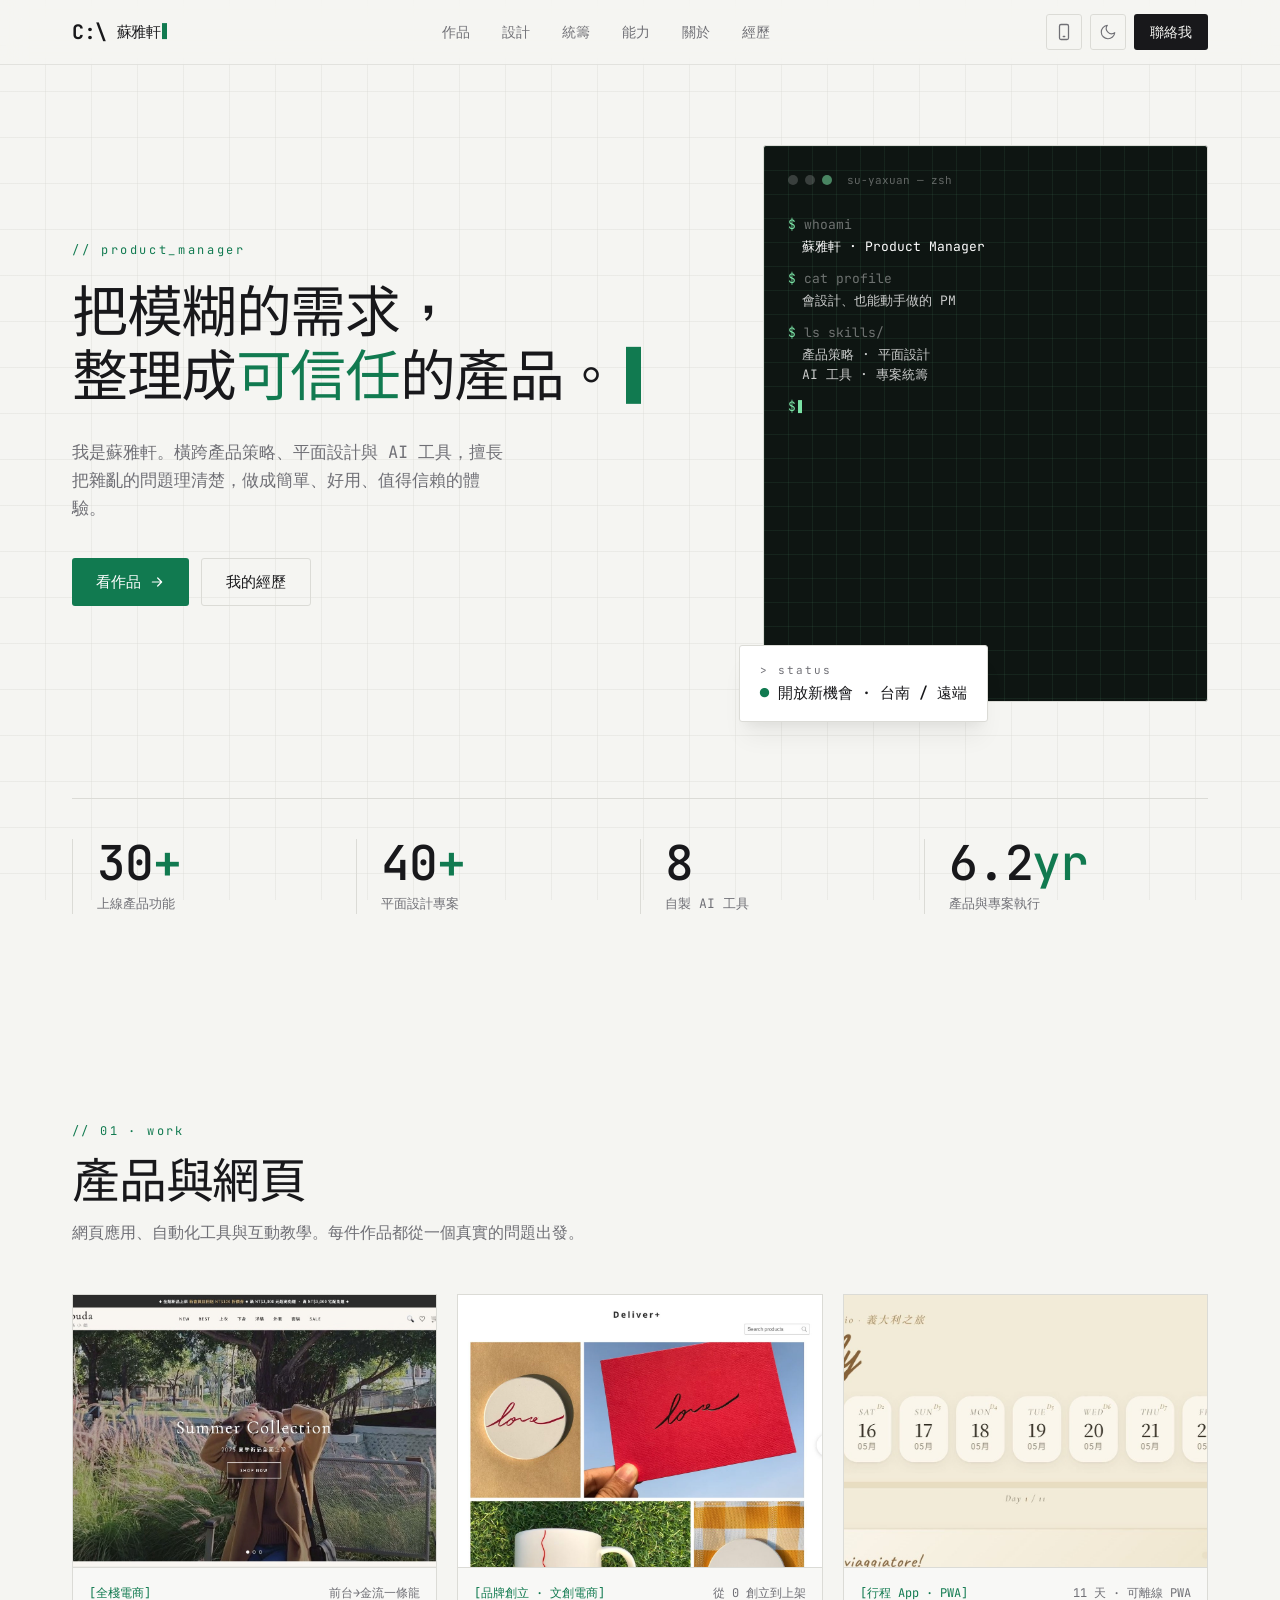
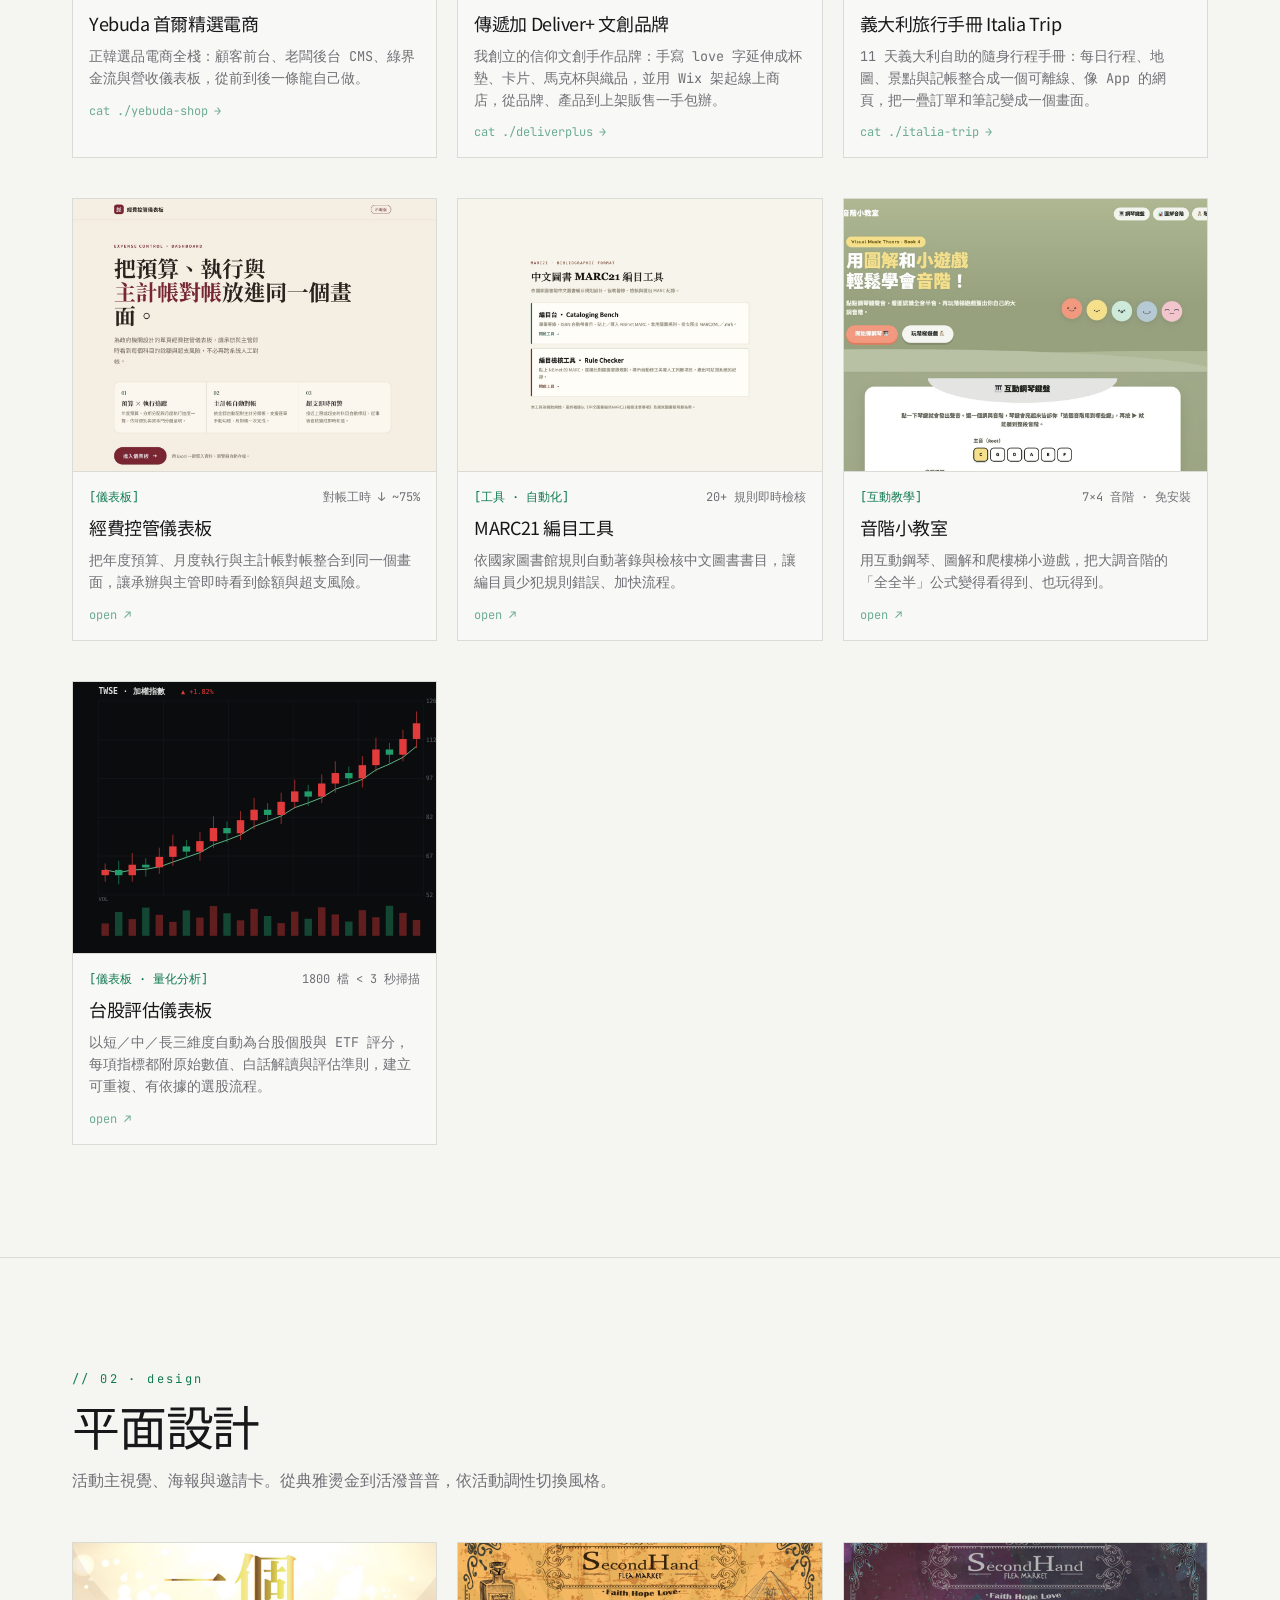
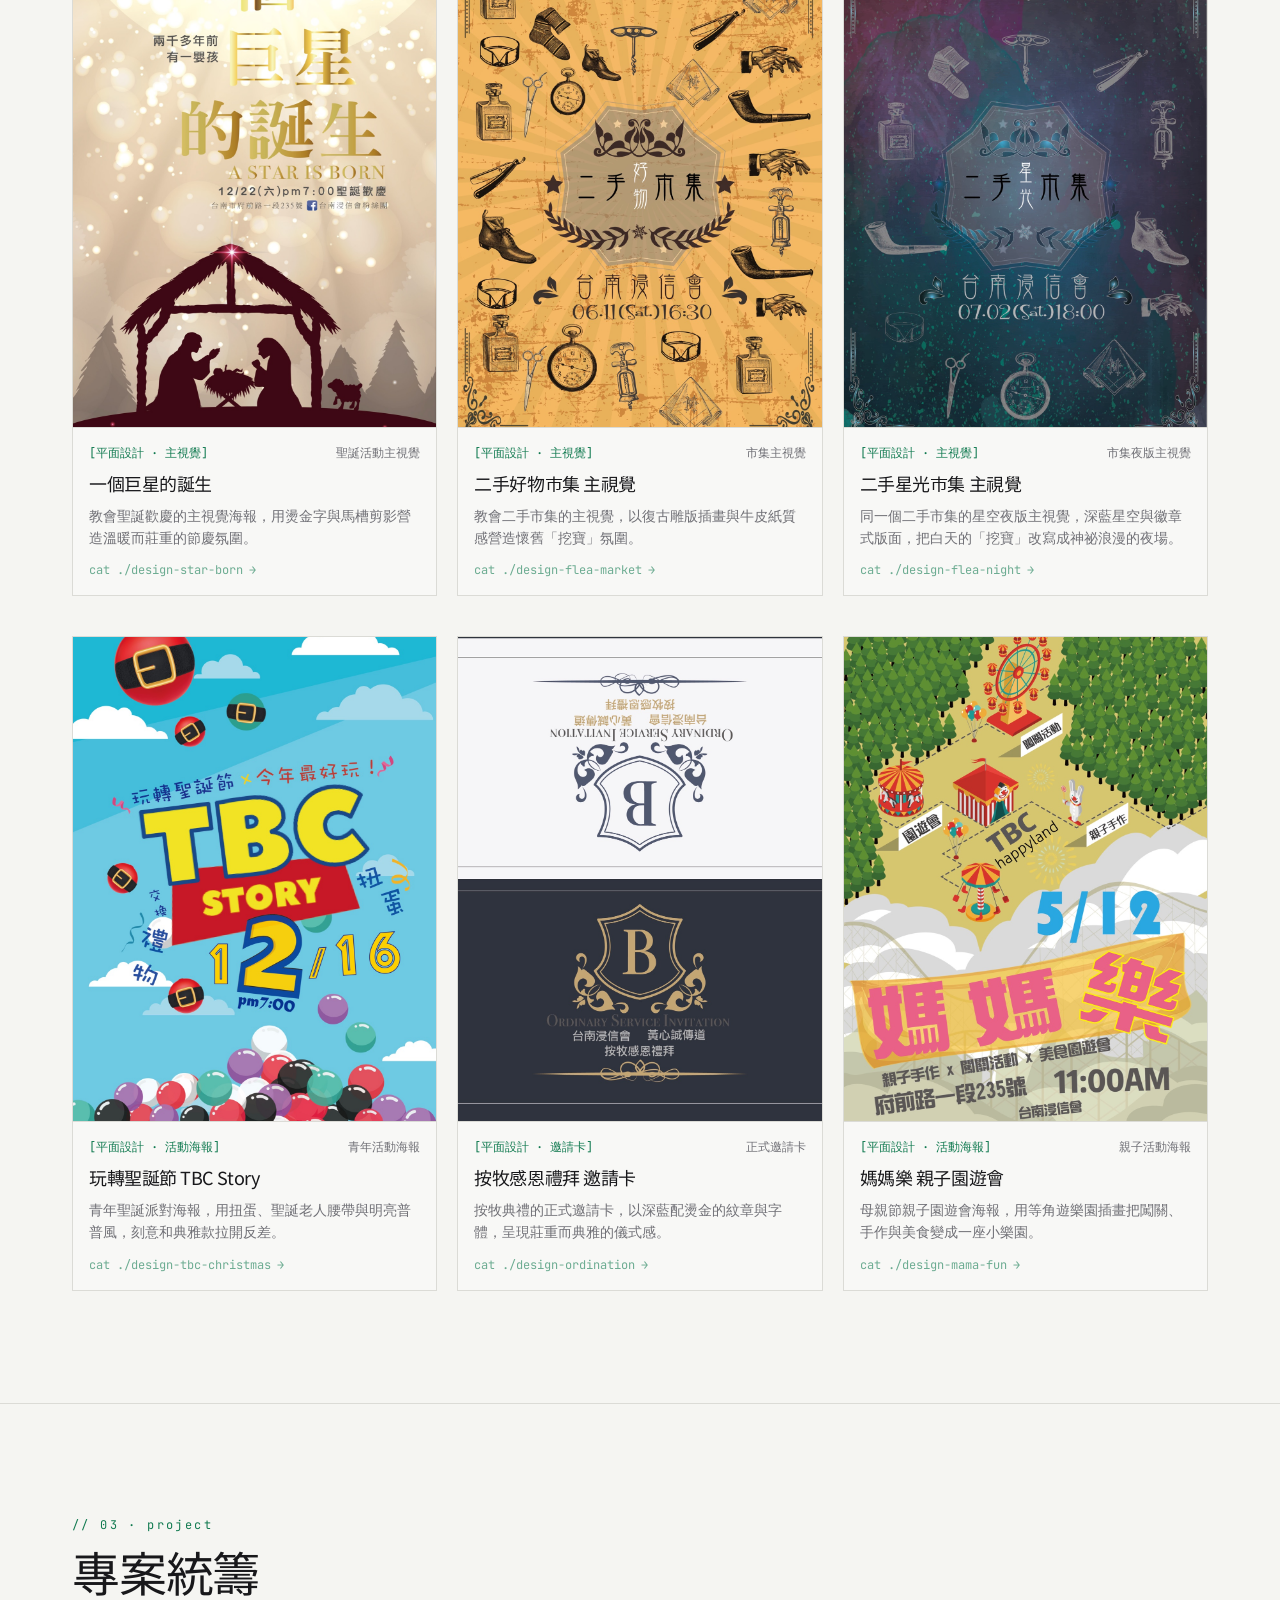
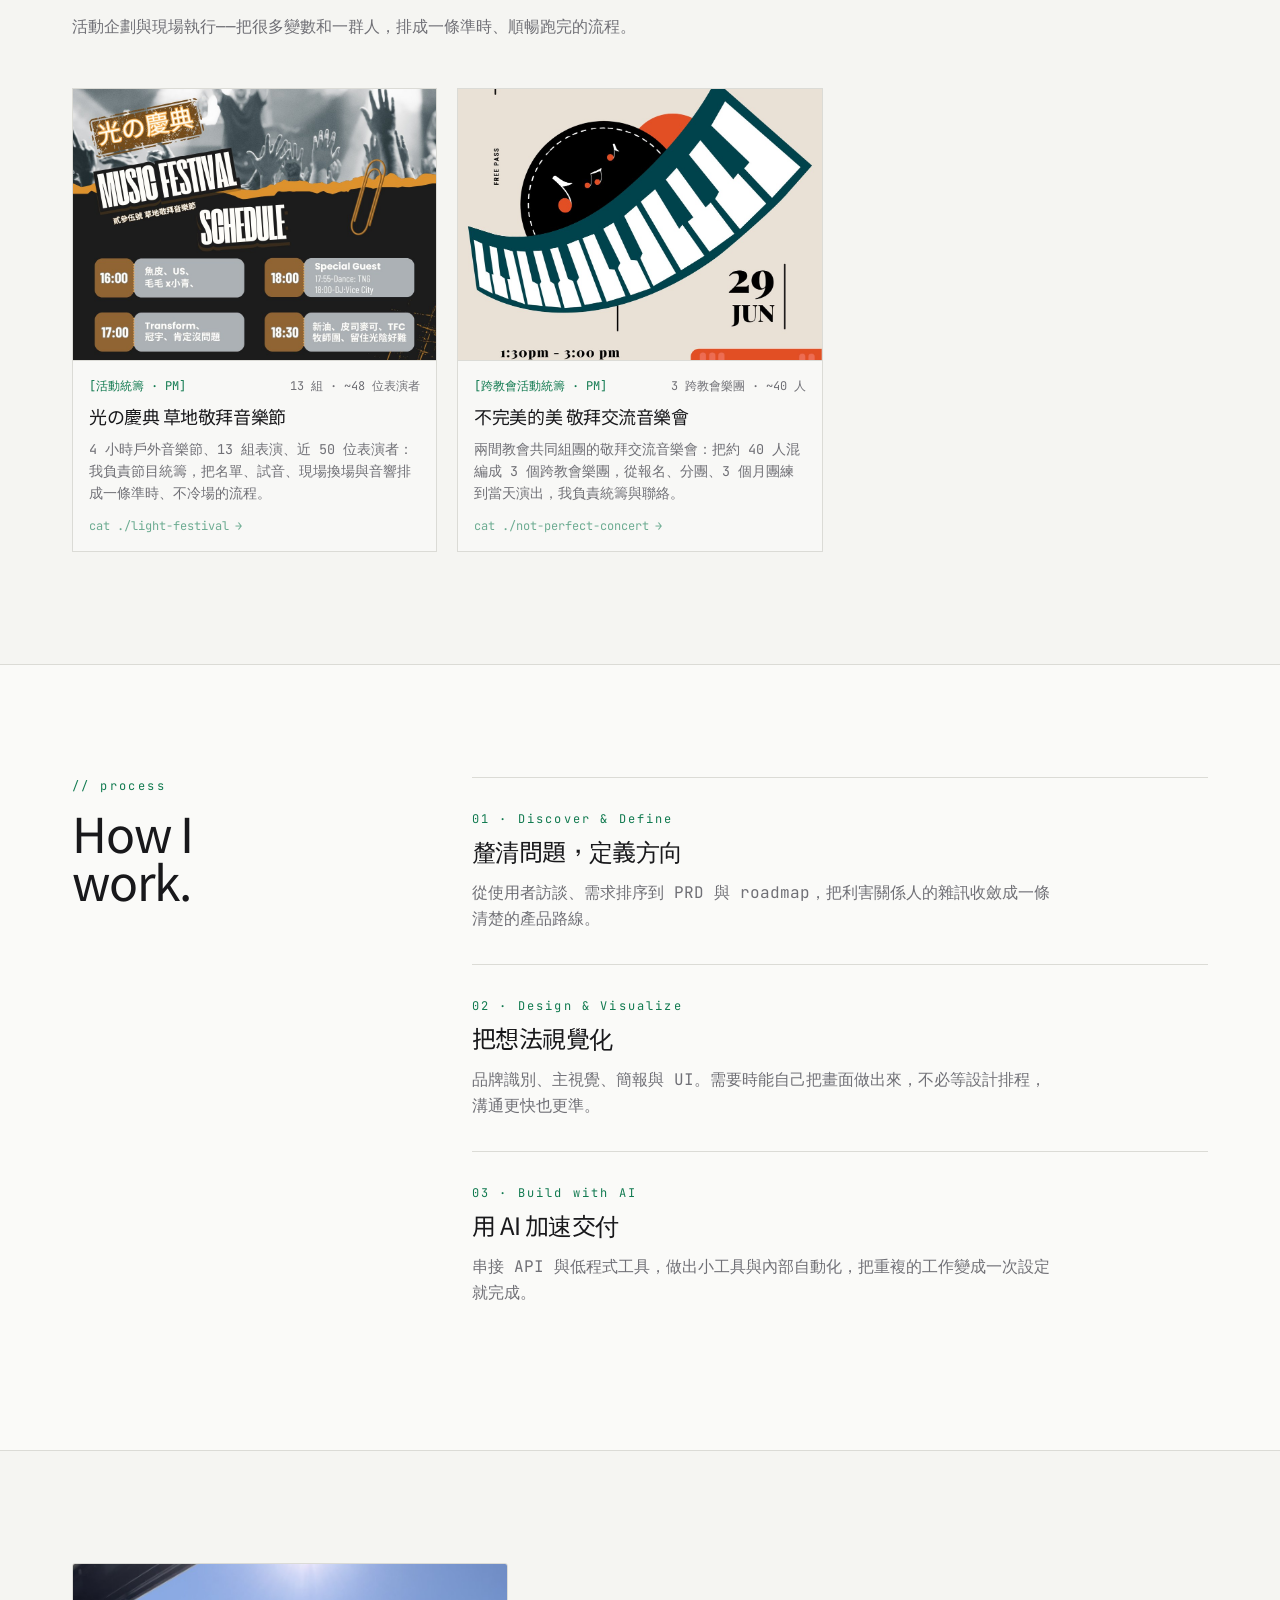
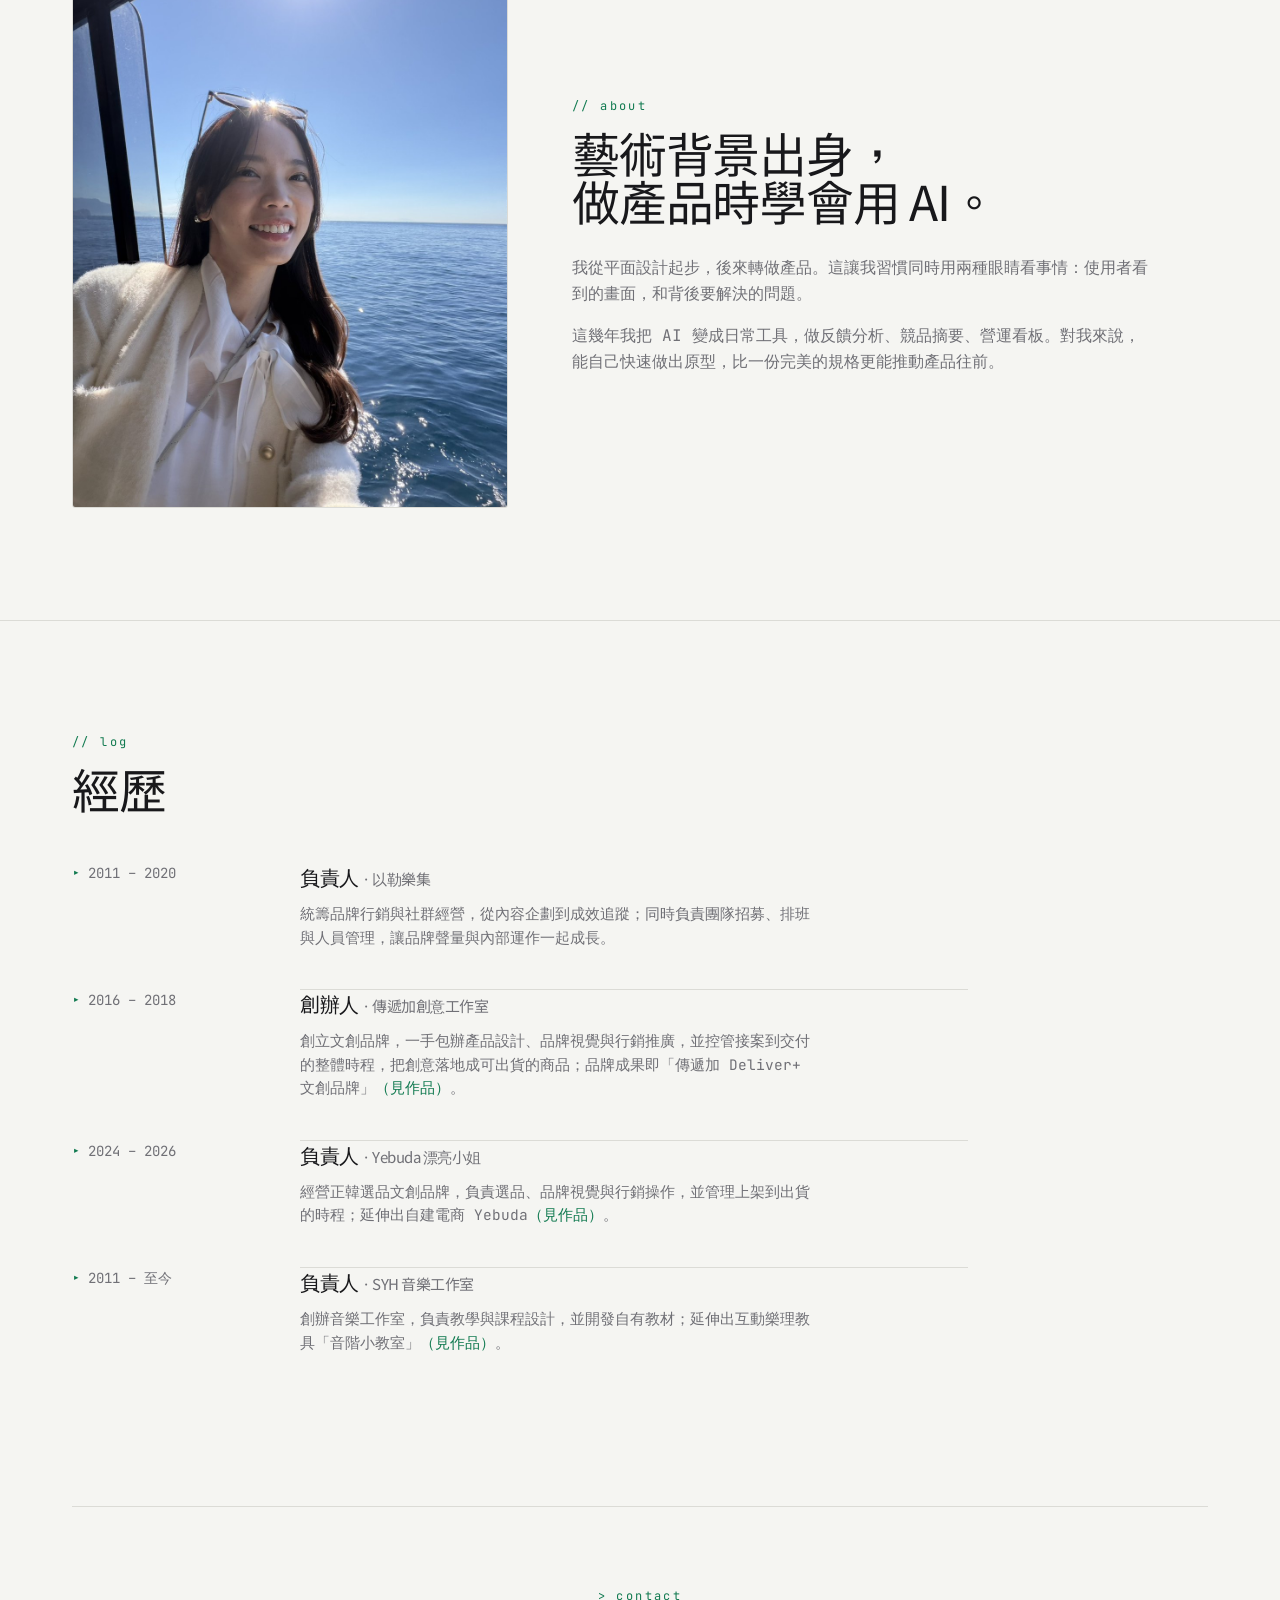
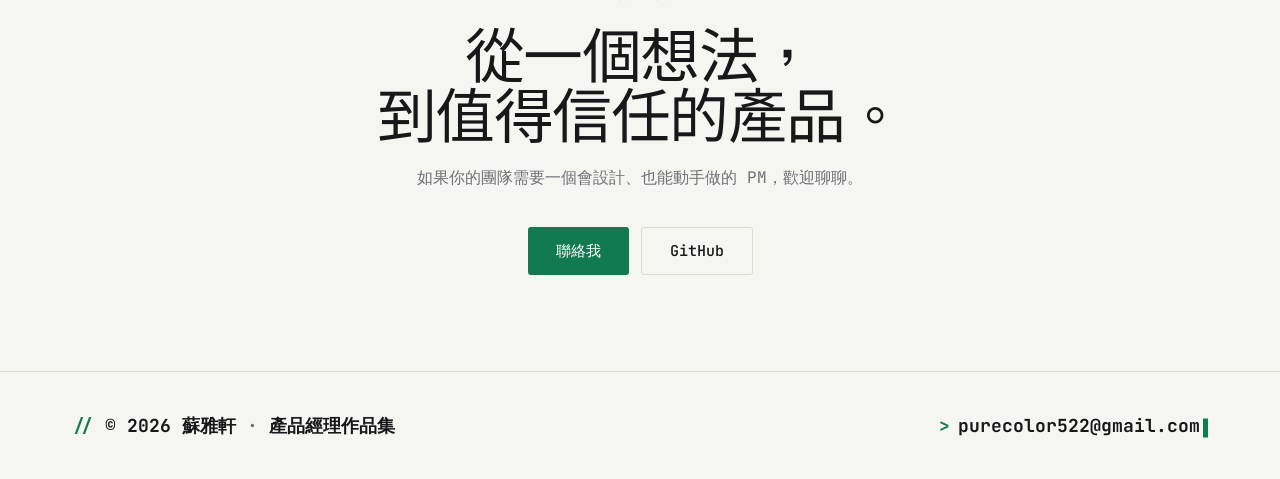
<file: index.html>
<!DOCTYPE html>
<html lang="zh-Hant" class="scroll-smooth">
<head>
  <meta charset="UTF-8" />
  <meta name="viewport" content="width=device-width, initial-scale=1.0" />
  <title>蘇雅軒 · 產品經理作品集</title>
  <meta name="description" content="蘇雅軒 · 產品經理。橫跨產品策略、平面設計與 AI 工具，把雜亂的需求整理成清楚、好用、值得信任的產品。" />

  <!-- 字型：JetBrains Mono（終端等寬，內文與介面）＋ 台北黑體（中文大標題） -->
  <link rel="preconnect" href="https://fonts.googleapis.com" />
  <link rel="preconnect" href="https://fonts.gstatic.com" crossorigin />
  <link href="https://fonts.googleapis.com/css2?family=JetBrains+Mono:wght@400;500;700&display=swap" rel="stylesheet" />

  <!-- 預先編譯的 Tailwind（取代瀏覽器即時編譯 CDN，載入快很多）。改 class 後需重新產生：見 _build/ -->
  <link rel="stylesheet" href="dist.css" />

  <!-- 先套用主題，避免閃白 -->
  <script>
    (function () {
      // 終端風：預設淺色，除非使用者手動選了深色
      if (localStorage.getItem('theme') === 'dark') {
        document.documentElement.classList.add('dark');
      }
    })();
  </script>

  <style>
    /* 台北黑體（Taipei Sans TC，僅含大標題用字的瘦身版，約 15KB） */
    @font-face {
      font-family: 'Taipei Sans TC';
      font-style: normal; font-weight: 400; font-display: swap;
      src: url('fonts/TaipeiSansTC-headline.woff2') format('woff2');
    }
    /* 淺色＝白紙終端；深色＝黑底終端（預設） */
    :root {
      --bg: 245 245 242;
      --surface: 255 255 255;
      --ink: 24 24 27;
      --muted: 112 112 118;
      --line: 219 219 214;
      --accent: 17 122 80;
      --accent-hover: 14 100 66;
    }
    .dark {
      --bg: 11 12 14;
      --surface: 20 21 25;
      --ink: 224 226 224;
      --muted: 128 134 140;
      --line: 38 40 46;
      --accent: 122 226 165;
      --accent-hover: 150 236 186;
    }

    /* 終端底：固定細線網格 */
    body {
      font-feature-settings: "ss01";
      background-image: linear-gradient(rgb(var(--line) / .4) 1px, transparent 1px),
                        linear-gradient(90deg, rgb(var(--line) / .4) 1px, transparent 1px);
      background-size: 46px 46px; background-position: -1px -1px; background-attachment: fixed;
    }

    /* 終端風方角：覆蓋圓角 utility */
    .rounded-lg, .rounded-xl, .rounded-2xl, .rounded-3xl, .rounded-full { border-radius: 3px !important; }

    /* 開頭不用動畫：揭露直接顯示 */
    .reveal { opacity: 1 !important; transform: none !important; }

    /* 數據標籤：滑入時終端解碼 + 反白黑框 */
    .deco { display: inline-block; padding: 1px 7px; margin-left: -7px; white-space: nowrap; transition: background-color .12s, color .12s; }
    .stat { cursor: pointer; }
    .stat p:first-child { transition: color .12s; }
    .stat:hover p:first-child { color: rgb(var(--accent)); }
    .stat:hover .deco { background: rgb(var(--ink)); color: rgb(var(--bg)); }

    /* ASCII 字元肖像 */
    .ascii-art { font-family: 'JetBrains Mono', monospace; line-height: 0.92; letter-spacing: 0; font-size: clamp(7px, 1.08vw, 13px); white-space: pre; }

    /* 電腦／手機版切換 */
    .dv-btn { color: rgb(var(--muted)); transition: background-color .12s, color .12s; }
    .dv-btn.active { background: rgb(var(--ink)); color: rgb(var(--bg)); }
    .device { width: 390px; max-width: calc(100vw - 40px); background: #050608; padding: 12px; border: 1px solid rgb(var(--line));
      border-radius: 42px; box-shadow: 0 40px 90px rgba(0,0,0,.55); position: relative; }
    .device::before { content: ''; position: absolute; top: 19px; left: 50%; transform: translateX(-50%);
      width: 80px; height: 5px; border-radius: 999px; background: #2a2d33; z-index: 2; }
    #phone-frame { width: 100%; height: min(76vh, 760px); border: 0; border-radius: 30px; background: rgb(var(--bg)); display: block; }

    /* 閃爍游標 */
    .cur { display: inline-block; width: .5ch; height: 1.02em; margin-left: .14em; transform: translateY(.14em);
      background: rgb(var(--accent)); animation: blink 1.15s steps(1) infinite; }
    @keyframes blink { 50% { opacity: 0; } }

    @media (prefers-reduced-motion: reduce) {
      .cur { animation: none; }
      html { scroll-behavior: auto; }
    }
  </style>
</head>

<body class="bg-bg text-ink font-sans antialiased selection:bg-accent selection:text-white">
  <div class="grain"></div>

  <!-- ============================ 導覽列（單行，高度 64px） ============================ -->
  <header class="sticky top-0 z-50 backdrop-blur-md bg-bg/80 border-b border-line/70">
    <nav class="max-w-content mx-auto px-5 sm:px-8 h-16 flex items-center justify-between">
      <a href="#top" class="flex items-center gap-2.5 font-medium tracking-tight">
        <span class="text-xl font-bold tracking-tight leading-none">C:\</span>
        <span class="text-[15px]">蘇雅軒<span class="cur"></span></span>
      </a>
      <div class="hidden md:flex items-center gap-8 text-[14px] text-muted">
        <a href="#work" class="hover:text-accent transition-colors">作品</a>
        <a href="#design" class="hover:text-accent transition-colors">設計</a>
        <a href="#pm" class="hover:text-accent transition-colors">統籌</a>
        <a href="#capabilities" class="hover:text-accent transition-colors">能力</a>
        <a href="#about" class="hover:text-accent transition-colors">關於</a>
        <a href="#experience" class="hover:text-accent transition-colors">經歷</a>
      </div>
      <div class="flex items-center gap-2">
        <button id="device-toggle" class="hidden sm:grid place-items-center w-9 h-9 rounded-full border border-line hover:border-accent text-muted hover:text-accent transition-colors" aria-label="切換電腦／手機版預覽">
          <svg id="dv-phone" class="w-[18px] h-[18px]" viewBox="0 0 24 24" fill="none" stroke="currentColor" stroke-width="1.7" stroke-linecap="round" stroke-linejoin="round"><rect x="6" y="2" width="12" height="20" rx="2"/><path d="M11 18h2"/></svg>
          <svg id="dv-desktop" class="w-[18px] h-[18px] hidden" viewBox="0 0 24 24" fill="none" stroke="currentColor" stroke-width="1.7" stroke-linecap="round" stroke-linejoin="round"><rect x="2" y="3" width="20" height="14" rx="2"/><path d="M8 21h8M12 17v4"/></svg>
        </button>
        <button id="theme-toggle" aria-label="切換深淺色" class="grid place-items-center w-9 h-9 rounded-full border border-line hover:border-accent text-muted hover:text-accent transition-colors">
          <svg class="w-[18px] h-[18px] hidden dark:block" viewBox="0 0 24 24" fill="none" stroke="currentColor" stroke-width="1.5" stroke-linecap="round"><circle cx="12" cy="12" r="4"/><path d="M12 2v2M12 20v2M4.9 4.9l1.4 1.4M17.7 17.7l1.4 1.4M2 12h2M20 12h2M4.9 19.1l1.4-1.4M17.7 6.3l1.4-1.4"/></svg>
          <svg class="w-[18px] h-[18px] block dark:hidden" viewBox="0 0 24 24" fill="none" stroke="currentColor" stroke-width="1.5" stroke-linecap="round" stroke-linejoin="round"><path d="M21 12.8A9 9 0 1 1 11.2 3a7 7 0 0 0 9.8 9.8z"/></svg>
        </button>
        <a href="#contact" class="hidden sm:inline-flex items-center rounded-full bg-ink text-bg text-[14px] font-medium px-4 h-9 hover:bg-accent transition-colors">聯絡我</a>
        <button id="menu-btn" class="md:hidden grid place-items-center w-9 h-9 rounded-full border border-line text-ink hover:border-accent transition-colors" aria-label="選單" aria-expanded="false">
          <svg id="menu-open" class="w-5 h-5" viewBox="0 0 24 24" fill="none" stroke="currentColor" stroke-width="1.8" stroke-linecap="round"><path d="M4 7h16M4 12h16M4 17h16"/></svg>
          <svg id="menu-close" class="w-5 h-5 hidden" viewBox="0 0 24 24" fill="none" stroke="currentColor" stroke-width="1.8" stroke-linecap="round" stroke-linejoin="round"><path d="M18 6 6 18M6 6l12 12"/></svg>
        </button>
      </div>
    </nav>
    <!-- 手機選單 -->
    <div id="mobile-menu" class="hidden md:hidden border-t border-line bg-bg/95 backdrop-blur-md">
      <nav class="max-w-content mx-auto px-5 py-2 flex flex-col text-[15px]">
        <a href="#work" class="py-3 border-b border-line/50 flex items-center gap-2.5"><span class="text-accent">&gt;</span> 作品</a>
        <a href="#design" class="py-3 border-b border-line/50 flex items-center gap-2.5"><span class="text-accent">&gt;</span> 設計</a>
        <a href="#pm" class="py-3 border-b border-line/50 flex items-center gap-2.5"><span class="text-accent">&gt;</span> 統籌</a>
        <a href="#capabilities" class="py-3 border-b border-line/50 flex items-center gap-2.5"><span class="text-accent">&gt;</span> 能力</a>
        <a href="#about" class="py-3 border-b border-line/50 flex items-center gap-2.5"><span class="text-accent">&gt;</span> 關於</a>
        <a href="#experience" class="py-3 border-b border-line/50 flex items-center gap-2.5"><span class="text-accent">&gt;</span> 經歷</a>
        <a href="#contact" class="py-3 flex items-center gap-2.5 text-accent"><span>&gt;</span> 聯絡我</a>
      </nav>
    </div>
  </header>

  <main id="top">
    <!-- ============================ Hero：非對稱左右分割 ============================ -->
    <section class="max-w-content mx-auto px-5 sm:px-8 pt-14 sm:pt-20 pb-16 sm:pb-24">
      <div class="grid lg:grid-cols-12 gap-10 lg:gap-12 items-center">
        <!-- 左：訊息 -->
        <div class="lg:col-span-7">
          <p class="text-[12px] tracking-[0.22em] text-accent mb-6">// product_manager</p>
          <h1 id="hero-h1" class="font-tp text-[32px] sm:text-5xl lg:text-[56px] font-medium tracking-tight leading-[1.15] min-h-[2.3em]"></h1>
          <p class="mt-7 text-[17px] leading-relaxed text-muted max-w-[44ch]">
            我是蘇雅軒。橫跨產品策略、平面設計與 AI 工具，擅長把雜亂的問題理清楚，做成簡單、好用、值得信賴的體驗。
          </p>
          <div class="mt-9 flex flex-wrap items-center gap-3">
            <a href="#work" class="inline-flex items-center gap-2 rounded-full bg-accent hover:bg-accent-hover text-white text-[15px] font-medium px-6 h-12 hover:-translate-y-px active:translate-y-0 transition-all">
              看作品
              <svg class="w-4 h-4" viewBox="0 0 24 24" fill="none" stroke="currentColor" stroke-width="1.8" stroke-linecap="round" stroke-linejoin="round"><path d="M5 12h14M13 6l6 6-6 6"/></svg>
            </a>
            <a href="#experience" class="inline-flex items-center gap-2 rounded-full border border-line hover:border-accent text-[15px] font-medium px-6 h-12 transition-colors">
              我的經歷
            </a>
          </div>
        </div>

        <!-- 右：肖像 ＋ 狀態卡 -->
        <div class="lg:col-span-5">
          <div class="relative">
            <div class="overflow-hidden rounded-2xl border border-line aspect-[4/5] relative" style="background:#0e1512;">
              <div class="absolute inset-0" style="background-image:linear-gradient(rgba(122,226,165,.07) 1px,transparent 1px),linear-gradient(90deg,rgba(122,226,165,.07) 1px,transparent 1px);background-size:24px 24px;"></div>
              <div class="font-mono" style="position:relative;height:100%;display:flex;flex-direction:column;padding:26px 24px;">
                <div style="display:flex;align-items:center;gap:7px;margin-bottom:26px;">
                  <span style="width:10px;height:10px;border-radius:50%;background:rgba(255,255,255,.18);"></span>
                  <span style="width:10px;height:10px;border-radius:50%;background:rgba(255,255,255,.18);"></span>
                  <span style="width:10px;height:10px;border-radius:50%;background:rgba(122,226,165,.55);"></span>
                  <span style="margin-left:8px;color:rgba(255,255,255,.35);font-size:11px;">su-yaxuan — zsh</span>
                </div>
                <div style="font-size:13px;line-height:1.55;">
                  <p style="color:rgba(255,255,255,.4);"><span style="color:#7ae2a5;">$</span> whoami</p>
                  <p style="color:#fff;padding-left:14px;margin:2px 0 12px;">蘇雅軒 · Product Manager</p>
                  <p style="color:rgba(255,255,255,.4);"><span style="color:#7ae2a5;">$</span> cat profile</p>
                  <p style="color:rgba(255,255,255,.78);padding-left:14px;margin:2px 0 12px;">會設計、也能動手做的 PM</p>
                  <p style="color:rgba(255,255,255,.4);"><span style="color:#7ae2a5;">$</span> ls skills/</p>
                  <p style="color:rgba(255,255,255,.78);padding-left:14px;margin:2px 0 0;">產品策略 · 平面設計</p>
                  <p style="color:rgba(255,255,255,.78);padding-left:14px;margin:0 0 12px;">AI 工具 · 專案統籌</p>
                  <p style="color:rgba(255,255,255,.4);"><span style="color:#7ae2a5;">$</span><span style="display:inline-block;width:.5ch;height:1em;margin-left:.16em;transform:translateY(.16em);background:#7ae2a5;animation:blink 1.15s steps(1) infinite;"></span></p>
                </div>
              </div>
            </div>
            <div class="absolute -bottom-5 -left-3 sm:-left-6 rounded-xl bg-surface border border-line shadow-xl shadow-black/5 px-5 py-4">
              <p class="text-[11px] tracking-[0.18em] text-muted">&gt; status</p>
              <p class="mt-1 text-[15px] font-medium"><span class="text-accent">●</span> 開放新機會 · 台南 / 遠端</p>
            </div>
          </div>
        </div>
      </div>

      <!-- 數據帶：細線分隔，不用卡片盒子 -->
      <div class="mt-20 sm:mt-24 grid grid-cols-2 md:grid-cols-4 gap-y-8 border-t border-line pt-10">
        <a href="#work" class="stat block md:border-l border-line md:pl-6">
          <p class="font-mono text-4xl sm:text-5xl tracking-tight font-medium">30<span class="text-accent">+</span></p>
          <p class="mt-1.5 text-[13px] text-muted"><span class="deco" data-final="上線產品功能">上線產品功能</span></p>
        </a>
        <a href="#design" class="stat block md:border-l border-line md:pl-6">
          <p class="font-mono text-4xl sm:text-5xl tracking-tight font-medium">40<span class="text-accent">+</span></p>
          <p class="mt-1.5 text-[13px] text-muted"><span class="deco" data-final="平面設計專案">平面設計專案</span></p>
        </a>
        <a href="#work" class="stat block md:border-l border-line md:pl-6">
          <p class="font-mono text-4xl sm:text-5xl tracking-tight font-medium">8</p>
          <p class="mt-1.5 text-[13px] text-muted"><span class="deco" data-final="自製 AI 工具">自製 AI 工具</span></p>
        </a>
        <a href="#experience" class="stat block md:border-l border-line md:pl-6">
          <p class="font-mono text-4xl sm:text-5xl tracking-tight font-medium">6.2<span class="text-accent">yr</span></p>
          <p class="mt-1.5 text-[13px] text-muted"><span class="deco" data-final="產品與專案執行">產品與專案執行</span></p>
        </a>
      </div>
    </section>

    <!-- ============================ 產品與網頁作品（JS 由 data.js 渲染） ============================ -->
    <section id="work" class="max-w-content mx-auto px-5 sm:px-8 py-20 sm:py-28 reveal">
      <div class="mb-12">
        <p class="text-[12px] tracking-[0.2em] text-accent mb-4">// 01 · work</p>
        <h2 class="font-tp text-4xl sm:text-5xl font-medium tracking-tight">產品與網頁</h2>
        <p class="mt-4 text-muted leading-relaxed">網頁應用、自動化工具與互動教學。每件作品都從一個真實的問題出發。</p>
      </div>
      <div id="work-grid" class="grid sm:grid-cols-2 lg:grid-cols-3 gap-x-5 gap-y-10"></div>
    </section>

    <!-- ============================ 平面設計 ============================ -->
    <section id="design" class="border-t border-line">
      <div class="max-w-content mx-auto px-5 sm:px-8 py-20 sm:py-28 reveal">
        <div class="mb-12">
          <p class="text-[12px] tracking-[0.2em] text-accent mb-4">// 02 · design</p>
          <h2 class="font-tp text-4xl sm:text-5xl font-medium tracking-tight">平面設計</h2>
          <p class="mt-4 text-muted leading-relaxed">活動主視覺、海報與邀請卡。從典雅燙金到活潑普普，依活動調性切換風格。</p>
        </div>
        <div id="design-grid" class="grid sm:grid-cols-2 lg:grid-cols-3 gap-x-5 gap-y-10"></div>
      </div>
    </section>

    <!-- ============================ 專案統籌（活動企劃 / PM） ============================ -->
    <section id="pm" class="border-t border-line">
      <div class="max-w-content mx-auto px-5 sm:px-8 py-20 sm:py-28 reveal">
        <div class="mb-12">
          <p class="text-[12px] tracking-[0.2em] text-accent mb-4">// 03 · project</p>
          <h2 class="font-tp text-4xl sm:text-5xl font-medium tracking-tight">專案統籌</h2>
          <p class="mt-4 text-muted leading-relaxed">活動企劃與現場執行——把很多變數和一群人，排成一條準時、順暢跑完的流程。</p>
        </div>
        <div id="pm-grid" class="grid sm:grid-cols-2 lg:grid-cols-3 gap-x-5 gap-y-10"></div>
      </div>
    </section>

    <!-- ============================ 能力：左標題 sticky ＋ 右側分隔清單 ============================ -->
    <section id="capabilities" class="border-y border-line bg-surface/50">
      <div class="max-w-content mx-auto px-5 sm:px-8 py-20 sm:py-28">
        <div class="grid lg:grid-cols-12 gap-10 lg:gap-16">
          <div class="lg:col-span-4">
            <div class="lg:sticky lg:top-28">
              <p class="text-[12px] tracking-[0.2em] text-accent mb-4">// process</p>
              <h2 class="font-tp text-4xl sm:text-5xl font-medium tracking-tight reveal">
                How I<br class="hidden lg:block" />work.
              </h2>
            </div>
          </div>
          <div class="lg:col-span-8 divide-y divide-line border-t border-line">
            <div class="py-8 reveal">
              <p class="font-mono text-[12px] tracking-[0.18em] text-accent mb-2">01 · Discover &amp; Define</p>
              <h3 class="font-serif text-2xl font-medium tracking-tight">釐清問題，定義方向</h3>
              <p class="mt-3 text-muted leading-relaxed max-w-[58ch]">從使用者訪談、需求排序到 PRD 與 roadmap，把利害關係人的雜訊收斂成一條清楚的產品路線。</p>
            </div>
            <div class="py-8 reveal">
              <p class="font-mono text-[12px] tracking-[0.18em] text-accent mb-2">02 · Design &amp; Visualize</p>
              <h3 class="font-serif text-2xl font-medium tracking-tight">把想法視覺化</h3>
              <p class="mt-3 text-muted leading-relaxed max-w-[58ch]">品牌識別、主視覺、簡報與 UI。需要時能自己把畫面做出來，不必等設計排程，溝通更快也更準。</p>
            </div>
            <div class="py-8 reveal">
              <p class="font-mono text-[12px] tracking-[0.18em] text-accent mb-2">03 · Build with AI</p>
              <h3 class="font-serif text-2xl font-medium tracking-tight">用 AI 加速交付</h3>
              <p class="mt-3 text-muted leading-relaxed max-w-[58ch]">串接 API 與低程式工具，做出小工具與內部自動化，把重複的工作變成一次設定就完成。</p>
            </div>
          </div>
        </div>
      </div>
    </section>

    <!-- ============================ 關於：肖像 ＋ 文字分割 ============================ -->
    <section id="about" class="max-w-content mx-auto px-5 sm:px-8 py-20 sm:py-28">
      <div class="grid lg:grid-cols-12 gap-10 lg:gap-16 items-center">
        <div class="lg:col-span-5 order-2 lg:order-1">
          <div class="overflow-hidden rounded-2xl border border-line aspect-[4/5]">
            <img src="images/about-portrait.jpg" alt="蘇雅軒" class="w-full h-full object-cover" loading="lazy" />
          </div>
        </div>
        <div class="lg:col-span-7 order-1 lg:order-2 reveal">
          <p class="text-[12px] tracking-[0.2em] text-accent mb-4">// about</p>
          <h2 class="font-tp text-4xl sm:text-5xl font-medium tracking-tight leading-tight">
            藝術背景出身，<br />做產品時學會用 AI。
          </h2>
          <div class="mt-7 space-y-4 text-[16px] leading-relaxed text-muted max-w-[58ch]">
            <p>我從平面設計起步，後來轉做產品。這讓我習慣同時用兩種眼睛看事情：使用者看到的畫面，和背後要解決的問題。</p>
            <p>這幾年我把 AI 變成日常工具，做反饋分析、競品摘要、營運看板。對我來說，能自己快速做出原型，比一份完美的規格更能推動產品往前。</p>
          </div>
        </div>
      </div>
    </section>

    <!-- ============================ 經歷：時間軸（JS 由 data.js 渲染） ============================ -->
    <section id="experience" class="border-t border-line">
      <div class="max-w-content mx-auto px-5 sm:px-8 py-20 sm:py-28">
        <p class="text-[12px] tracking-[0.2em] text-accent mb-4 reveal">// log</p>
        <h2 class="font-tp text-4xl sm:text-5xl font-medium tracking-tight reveal">經歷</h2>
        <div id="timeline" class="mt-12 max-w-4xl"></div>
      </div>
    </section>

    <!-- ============================ 聯絡 ============================ -->
    <section id="contact" class="max-w-content mx-auto px-5 sm:px-8 pb-24">
      <div class="border-t border-line pt-20 text-center reveal">
        <p class="text-[12px] tracking-[0.2em] text-accent mb-5">&gt; contact</p>
        <h2 class="font-tp text-4xl sm:text-6xl font-medium tracking-tight max-w-[20ch] mx-auto leading-[1.1]">
          從一個想法，<br />到值得信任的產品。
        </h2>
        <p class="mt-5 text-muted mx-auto leading-relaxed sm:whitespace-nowrap">如果你的團隊需要一個會設計、也能動手做的 PM，歡迎聊聊。</p>
        <div class="mt-9 flex flex-wrap items-center justify-center gap-3">
          <a href="mailto:purecolor522@gmail.com" class="inline-flex items-center gap-2 rounded-full bg-accent hover:bg-accent-hover text-white text-[15px] font-medium px-7 h-12 hover:-translate-y-px transition-all">
            聯絡我
          </a>
          <a href="https://github.com/purecolor522" target="_blank" rel="noopener" class="inline-flex items-center gap-2 rounded-full border border-line hover:border-accent text-[15px] font-medium px-7 h-12 transition-colors">
            GitHub
          </a>
        </div>
      </div>
    </section>
  </main>

  <footer class="border-t border-line">
    <div class="max-w-content mx-auto px-5 sm:px-8 py-10 flex flex-col sm:flex-row items-center justify-between gap-4 font-mono text-[16px] sm:text-[18px] font-bold text-ink">
      <p><span class="text-accent">//</span> © 2026 蘇雅軒 <span class="text-muted">·</span> 產品經理作品集</p>
      <a href="mailto:purecolor522@gmail.com" class="group inline-flex items-center hover:text-accent transition-colors">
        <span class="text-accent mr-2">&gt;</span>purecolor522@gmail.com<span class="cur"></span>
      </a>
    </div>
  </footer>

  <!-- ============================================================
       資料層：要管理你的作品 / 經歷，請改 data.js（首頁與詳情頁共用）。
       ============================================================ -->
  <!-- 手機版預覽（iframe 以手機寬度渲染，呈現真實手機版面） -->
  <div id="phone-overlay" class="hidden fixed inset-0 z-[100] items-center justify-center bg-black/75 backdrop-blur-sm p-5">
    <div class="flex flex-col items-center gap-4">
      <div class="device">
        <iframe id="phone-frame" title="手機版預覽" loading="lazy"></iframe>
      </div>
      <button id="exit-mobile" class="inline-flex items-center gap-2 border border-line bg-surface text-ink text-[13px] px-4 h-9 hover:border-accent transition-colors">
        <svg class="w-4 h-4" viewBox="0 0 24 24" fill="none" stroke="currentColor" stroke-width="1.7" stroke-linecap="round" stroke-linejoin="round"><path d="M18 6 6 18M6 6l12 12"/></svg>
        回到電腦版
      </button>
    </div>
  </div>

  <script src="data.js"></script>
  <script>
    const works = window.works || [];
    const experience = window.experience || [];

    // ---------- 渲染作品卡（依類別分到兩個區段：非設計 → 產品與網頁；設計 → 平面設計） ----------
    const cardHTML = (w) => `
      <a id="work-${w.id}" href="${w.direct && w.live ? w.live : `work.html?id=${w.id}`}"${w.direct && w.live ? ' target="_blank" rel="noopener"' : ''} class="work-card group block scroll-mt-28 border border-line hover:border-accent bg-surface/30 transition-colors">
        <div class="overflow-hidden ${w.category === 'design' ? 'aspect-[3/4]' : 'aspect-[4/3]'} border-b border-line">
          <img src="${w.images ? w.images[0] : `https://picsum.photos/seed/${w.seed}/800/600`}" alt="${w.title}"
               class="w-full h-full object-cover group-hover:scale-[1.04] transition-transform duration-500" loading="lazy" />
        </div>
        <div class="p-4">
          <div class="flex items-center justify-between gap-3 mb-2 text-[12px]">
            <span class="text-accent">[${w.tag}]</span>
            <span class="text-muted">${w.metric}</span>
          </div>
          <h3 class="font-tp text-lg font-medium tracking-tight group-hover:text-accent transition-colors">${w.title}</h3>
          <p class="mt-2 text-[13.5px] leading-relaxed text-muted">${w.blurb}</p>
          <p class="mt-3 text-[12px] text-accent flex items-center gap-1.5 opacity-60 group-hover:opacity-100 transition-opacity">${w.direct && w.live ? 'open ↗' : `cat ./${w.id}`} <span class="group-hover:translate-x-0.5 transition-transform">${w.direct && w.live ? '' : '→'}</span></p>
        </div>
      </a>`;
    document.getElementById('work-grid').innerHTML = works.filter((w) => w.category !== 'design' && w.category !== 'event').map(cardHTML).join('');
    document.getElementById('design-grid').innerHTML = works.filter((w) => w.category === 'design').map(cardHTML).join('');
    document.getElementById('pm-grid').innerHTML = works.filter((w) => w.category === 'event').map(cardHTML).join('');

    // ---------- 渲染經歷時間軸 ----------
    document.getElementById('timeline').innerHTML = experience.map((e, i) => {
      const seeLink = `<a href="#work-${e.workId}" class="text-accent underline decoration-dotted underline-offset-2 hover:opacity-70 transition-opacity">（見作品）</a>`;
      const desc = e.workId ? e.desc.replace('（見作品）', seeLink) : e.desc;
      return `
      <div class="grid grid-cols-12 gap-4 reveal">
        <div class="col-span-12 sm:col-span-3 pb-2 sm:pb-0">
          <p class="text-[14px] text-muted tabular-nums"><span class="text-accent">▸</span> ${e.period}</p>
        </div>
        <div class="col-span-12 sm:col-span-9 pb-10 ${i === experience.length - 1 ? '' : 'border-b'} border-line">
          <h3 class="font-tp text-xl font-medium tracking-tight">${e.role} <span class="text-muted font-normal text-[15px]">· ${e.company}</span></h3>
          <p class="mt-2 text-[14.5px] leading-relaxed text-muted max-w-[58ch]">${desc}</p>
        </div>
      </div>`;
    }).join('');

    // ---------- Hero 標題：打字機效果（逐字出現，像終端機在打字） ----------
    (function typeHero() {
      const h1 = document.getElementById('hero-h1');
      if (!h1) return;
      const segs = [
        { t: '把模糊的需求，' },
        { br: true },
        { t: '整理成' },
        { t: '可信任', cls: 'text-accent' },
        { t: '的產品。' },
      ];
      let html = '';
      segs.forEach((s) => {
        if (s.br) { html += '<br/>'; return; }
        for (const ch of s.t) html += `<span class="twc${s.cls ? ' ' + s.cls : ''}" style="visibility:hidden">${ch}</span>`;
      });
      h1.innerHTML = html + '<span class="cur" id="hero-cur"></span>';
      const spans = [...h1.querySelectorAll('.twc')];
      const cur = document.getElementById('hero-cur');
      h1.prepend(cur);
      if (window.matchMedia('(prefers-reduced-motion: reduce)').matches) {
        spans.forEach((s) => (s.style.visibility = 'visible'));
        h1.append(cur);
        return;
      }
      let i = 0;
      const tick = () => {
        if (i >= spans.length) return;
        spans[i].style.visibility = 'visible';
        spans[i].after(cur);
        i += 1;
        setTimeout(tick, 88);
      };
      setTimeout(tick, 280);
    })();

    // ---------- 數據標籤：滑鼠移入時的終端解碼動畫 ----------
    (function () {
      const reduce = window.matchMedia('(prefers-reduced-motion: reduce)').matches;
      const CH = '!<>-_\\/[]{}=+*^?#$%&0123456789ABCDEFGHIJKLMNOPQRSTUVWXYZ';
      document.querySelectorAll('.stat').forEach((stat) => {
        const el = stat.querySelector('.deco');
        if (!el) return;
        const finalText = el.dataset.final;
        el.style.minWidth = el.offsetWidth + 'px'; // 鎖定寬度避免抖動
        if (reduce) return;
        let raf;
        const run = () => {
          cancelAnimationFrame(raf);
          const q = [...finalText].map(() => {
            const start = Math.floor(Math.random() * 14);
            return { start, end: start + 18 + Math.floor(Math.random() * 26), char: null };
          });
          let f = 0;
          const up = () => {
            let out = '', done = 0;
            for (let i = 0; i < q.length; i++) {
              const c = q[i];
              if (f >= c.end) { out += finalText[i]; done += 1; }
              else if (f >= c.start) {
                if (c.char === null || Math.random() < 0.35) c.char = CH[Math.floor(Math.random() * CH.length)];
                out += c.char;
              } else out += ' ';
            }
            el.textContent = out;
            if (done < q.length) { f += 1; raf = requestAnimationFrame(up); }
            else el.textContent = finalText;
          };
          up();
        };
        stat.addEventListener('mouseenter', run);
      });
    })();

    // ---------- 進場揭露（IntersectionObserver） ----------
    const reduce = window.matchMedia('(prefers-reduced-motion: reduce)').matches;
    if (!reduce) {
      const io = new IntersectionObserver((entries) => {
        entries.forEach((e) => { if (e.isIntersecting) { e.target.classList.add('in'); io.unobserve(e.target); } });
      }, { threshold: 0.15 });
      document.querySelectorAll('.reveal').forEach((el) => io.observe(el));
    } else {
      document.querySelectorAll('.reveal').forEach((el) => el.classList.add('in'));
    }

    // ---------- 深淺色切換（記在 localStorage） ----------
    const root = document.documentElement;
    document.getElementById('theme-toggle').addEventListener('click', () => {
      root.classList.toggle('dark');
      localStorage.setItem('theme', root.classList.contains('dark') ? 'dark' : 'light');
    });

    // ---------- 手機漢堡選單 ----------
    (function () {
      const btn = document.getElementById('menu-btn');
      const menu = document.getElementById('mobile-menu');
      if (!btn || !menu) return;
      const oI = document.getElementById('menu-open');
      const cI = document.getElementById('menu-close');
      const set = (open) => {
        menu.classList.toggle('hidden', !open);
        oI.classList.toggle('hidden', open);
        cI.classList.toggle('hidden', !open);
        btn.setAttribute('aria-expanded', open ? 'true' : 'false');
      };
      btn.addEventListener('click', () => set(menu.classList.contains('hidden')));
      menu.querySelectorAll('a').forEach((a) => a.addEventListener('click', () => set(false)));
    })();

    // ---------- 電腦／手機版預覽切換（單鍵切換，像太陽月亮） ----------
    (function () {
      const inFrame = new URLSearchParams(location.search).has('frame') || window.self !== window.top;
      const dt = document.getElementById('device-toggle');
      if (!dt) return;
      if (inFrame) { dt.remove(); return; } // iframe 內（手機預覽）不顯示切換鈕
      const overlay = document.getElementById('phone-overlay');
      const frame = document.getElementById('phone-frame');
      const phoneIcon = document.getElementById('dv-phone');
      const deskIcon = document.getElementById('dv-desktop');
      const setOpen = (open) => {
        if (open && !frame.getAttribute('src')) {
          const u = new URL(location.href);
          u.searchParams.set('frame', 'mobile');
          frame.src = u.pathname + u.search;
        }
        overlay.classList.toggle('hidden', !open);
        overlay.classList.toggle('flex', open);
        document.body.style.overflow = open ? 'hidden' : '';
        phoneIcon.classList.toggle('hidden', open);   // 開啟時改顯示電腦圖示（再按回到電腦版）
        deskIcon.classList.toggle('hidden', !open);
        dt.classList.toggle('text-accent', open);
        dt.classList.toggle('border-accent', open);
      };
      dt.addEventListener('click', () => setOpen(overlay.classList.contains('hidden')));
      document.getElementById('exit-mobile').addEventListener('click', () => setOpen(false));
      overlay.addEventListener('click', (e) => { if (e.target === overlay) setOpen(false); });
      document.addEventListener('keydown', (e) => { if (e.key === 'Escape') setOpen(false); });
    })();
  </script>
</body>
</html>
</file>
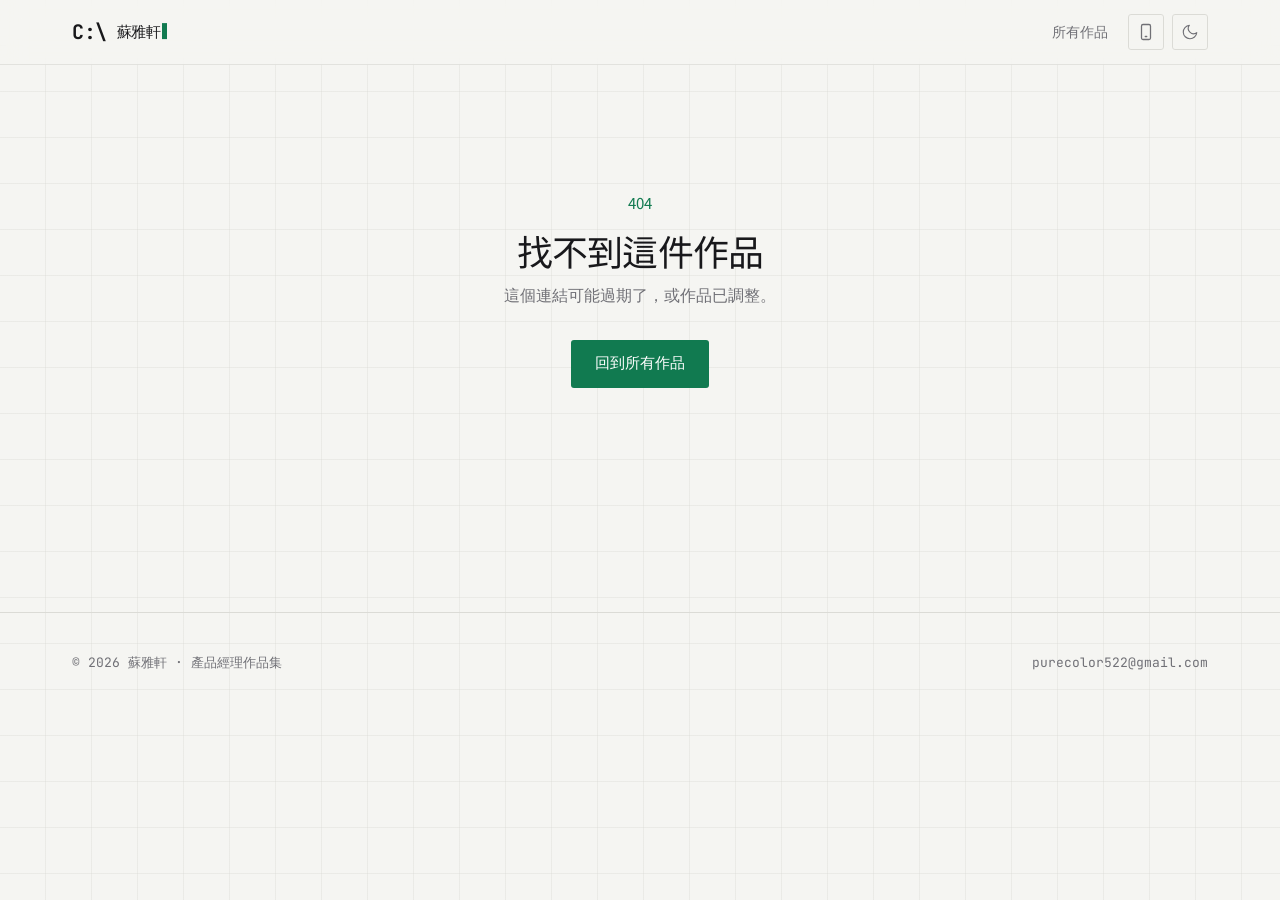
<file: work.html>
<!DOCTYPE html>
<html lang="zh-Hant" class="scroll-smooth">
<head>
  <meta charset="UTF-8" />
  <meta name="viewport" content="width=device-width, initial-scale=1.0" />
  <title>作品詳情 · 蘇雅軒</title>
  <meta name="description" content="作品案例：問題、我的角色、過程與成果。" />

  <link rel="preconnect" href="https://fonts.googleapis.com" />
  <link rel="preconnect" href="https://fonts.gstatic.com" crossorigin />
  <link href="https://fonts.googleapis.com/css2?family=JetBrains+Mono:wght@400;500;700&display=swap" rel="stylesheet" />

  <!-- 預先編譯的 Tailwind（取代 CDN，載入更快） -->
  <link rel="stylesheet" href="dist.css" />

  <script>
    (function () {
      // 預設淺色，除非使用者手動選了深色
      if (localStorage.getItem('theme') === 'dark') {
        document.documentElement.classList.add('dark');
      }
    })();
  </script>

  <style>
    /* 台北黑體（Taipei Sans TC，僅含大標題用字的瘦身版） */
    @font-face {
      font-family: 'Taipei Sans TC';
      font-style: normal; font-weight: 400; font-display: swap;
      src: url('fonts/TaipeiSansTC-headline.woff2') format('woff2');
    }
    :root {
      --bg: 245 245 242;
      --surface: 255 255 255;
      --ink: 24 24 27;
      --muted: 112 112 118;
      --line: 219 219 214;
      --accent: 17 122 80;
      --accent-hover: 14 100 66;
    }
    .dark {
      --bg: 11 12 14;
      --surface: 20 21 25;
      --ink: 224 226 224;
      --muted: 128 134 140;
      --line: 38 40 46;
      --accent: 122 226 165;
      --accent-hover: 150 236 186;
    }
    body {
      font-feature-settings: "ss01";
      background-image: linear-gradient(rgb(var(--line) / .4) 1px, transparent 1px),
                        linear-gradient(90deg, rgb(var(--line) / .4) 1px, transparent 1px);
      background-size: 46px 46px; background-position: -1px -1px; background-attachment: fixed;
    }
    .rounded-lg, .rounded-xl, .rounded-2xl, .rounded-3xl, .rounded-full { border-radius: 3px !important; }
    .reveal { opacity: 1 !important; transform: none !important; }
    .dv-btn { color: rgb(var(--muted)); transition: background-color .12s, color .12s; }
    .dv-btn.active { background: rgb(var(--ink)); color: rgb(var(--bg)); }
    .device { width: 390px; max-width: calc(100vw - 40px); background: #050608; padding: 12px; border: 1px solid rgb(var(--line));
      border-radius: 42px; box-shadow: 0 40px 90px rgba(0,0,0,.55); position: relative; }
    .device::before { content: ''; position: absolute; top: 19px; left: 50%; transform: translateX(-50%);
      width: 80px; height: 5px; border-radius: 999px; background: #2a2d33; z-index: 2; }
    #phone-frame { width: 100%; height: min(76vh, 760px); border: 0; border-radius: 30px; background: rgb(var(--bg)); display: block; }
    .cur { display: inline-block; width: .5ch; height: 1.02em; margin-left: .14em; transform: translateY(.14em);
      background: rgb(var(--accent)); animation: blink 1.15s steps(1) infinite; }
    @keyframes blink { 50% { opacity: 0; } }
    @media (prefers-reduced-motion: reduce) {
      .cur { animation: none; }
      html { scroll-behavior: auto; }
    }
  </style>
</head>

<body class="bg-bg text-ink font-sans antialiased selection:bg-accent selection:text-white">
  <div class="grain"></div>

  <!-- 導覽列 -->
  <header class="sticky top-0 z-50 backdrop-blur-md bg-bg/80 border-b border-line/70">
    <nav class="max-w-content mx-auto px-5 sm:px-8 h-16 flex items-center justify-between">
      <a href="index.html" class="flex items-center gap-2.5 font-medium tracking-tight">
        <span class="text-xl font-bold tracking-tight leading-none">C:\</span>
        <span class="text-[15px]">蘇雅軒<span class="cur"></span></span>
      </a>
      <div class="flex items-center gap-2">
        <a href="index.html#work" class="text-[14px] text-muted hover:text-accent transition-colors px-3">所有作品</a>
        <button id="device-toggle" class="hidden sm:grid place-items-center w-9 h-9 rounded-full border border-line hover:border-accent text-muted hover:text-accent transition-colors" aria-label="切換電腦／手機版預覽">
          <svg id="dv-phone" class="w-[18px] h-[18px]" viewBox="0 0 24 24" fill="none" stroke="currentColor" stroke-width="1.7" stroke-linecap="round" stroke-linejoin="round"><rect x="6" y="2" width="12" height="20" rx="2"/><path d="M11 18h2"/></svg>
          <svg id="dv-desktop" class="w-[18px] h-[18px] hidden" viewBox="0 0 24 24" fill="none" stroke="currentColor" stroke-width="1.7" stroke-linecap="round" stroke-linejoin="round"><rect x="2" y="3" width="20" height="14" rx="2"/><path d="M8 21h8M12 17v4"/></svg>
        </button>
        <button id="theme-toggle" aria-label="切換深淺色" class="grid place-items-center w-9 h-9 rounded-full border border-line hover:border-accent text-muted hover:text-accent transition-colors">
          <svg class="w-[18px] h-[18px] hidden dark:block" viewBox="0 0 24 24" fill="none" stroke="currentColor" stroke-width="1.5" stroke-linecap="round"><circle cx="12" cy="12" r="4"/><path d="M12 2v2M12 20v2M4.9 4.9l1.4 1.4M17.7 17.7l1.4 1.4M2 12h2M20 12h2M4.9 19.1l1.4-1.4M17.7 6.3l1.4-1.4"/></svg>
          <svg class="w-[18px] h-[18px] block dark:hidden" viewBox="0 0 24 24" fill="none" stroke="currentColor" stroke-width="1.5" stroke-linecap="round" stroke-linejoin="round"><path d="M21 12.8A9 9 0 1 1 11.2 3a7 7 0 0 0 9.8 9.8z"/></svg>
        </button>
      </div>
    </nav>
  </header>

  <!-- 作品內容由 JS 渲染進這裡 -->
  <main id="case" class="max-w-content mx-auto px-5 sm:px-8"></main>

  <footer class="border-t border-line mt-24">
    <div class="max-w-content mx-auto px-5 sm:px-8 py-10 flex flex-col sm:flex-row items-center justify-between gap-4 text-[13px] text-muted">
      <p>© 2026 蘇雅軒 · 產品經理作品集</p>
      <p>purecolor522@gmail.com</p>
    </div>
  </footer>

  <!-- 手機版預覽 -->
  <div id="phone-overlay" class="hidden fixed inset-0 z-[100] items-center justify-center bg-black/75 backdrop-blur-sm p-5">
    <div class="flex flex-col items-center gap-4">
      <div class="device">
        <iframe id="phone-frame" title="手機版預覽" loading="lazy"></iframe>
      </div>
      <button id="exit-mobile" class="inline-flex items-center gap-2 border border-line bg-surface text-ink text-[13px] px-4 h-9 hover:border-accent transition-colors">
        <svg class="w-4 h-4" viewBox="0 0 24 24" fill="none" stroke="currentColor" stroke-width="1.7" stroke-linecap="round" stroke-linejoin="round"><path d="M18 6 6 18M6 6l12 12"/></svg>
        回到電腦版
      </button>
    </div>
  </div>

  <script src="data.js"></script>
  <script>
    const root = document.documentElement;
    document.getElementById('theme-toggle').addEventListener('click', () => {
      root.classList.toggle('dark');
      localStorage.setItem('theme', root.classList.contains('dark') ? 'dark' : 'light');
    });

    // ---------- 電腦／手機版預覽切換（單鍵切換） ----------
    (function () {
      const inFrame = new URLSearchParams(location.search).has('frame') || window.self !== window.top;
      const dt = document.getElementById('device-toggle');
      if (!dt) return;
      if (inFrame) { dt.remove(); return; }
      const overlay = document.getElementById('phone-overlay');
      const frame = document.getElementById('phone-frame');
      const phoneIcon = document.getElementById('dv-phone');
      const deskIcon = document.getElementById('dv-desktop');
      const setOpen = (open) => {
        if (open && !frame.getAttribute('src')) {
          const u = new URL(location.href);
          u.searchParams.set('frame', 'mobile');
          frame.src = u.pathname + u.search;
        }
        overlay.classList.toggle('hidden', !open);
        overlay.classList.toggle('flex', open);
        document.body.style.overflow = open ? 'hidden' : '';
        phoneIcon.classList.toggle('hidden', open);
        deskIcon.classList.toggle('hidden', !open);
        dt.classList.toggle('text-accent', open);
        dt.classList.toggle('border-accent', open);
      };
      dt.addEventListener('click', () => setOpen(overlay.classList.contains('hidden')));
      document.getElementById('exit-mobile').addEventListener('click', () => setOpen(false));
      overlay.addEventListener('click', (e) => { if (e.target === overlay) setOpen(false); });
      document.addEventListener('keydown', (e) => { if (e.key === 'Escape') setOpen(false); });
    })();

    // 取網址 id，找到對應作品
    const id = new URLSearchParams(location.search).get('id');
    const works = window.works || [];
    const idx = works.findIndex((w) => w.id === id);
    const w = works[idx];
    const main = document.getElementById('case');

    if (!w) {
      main.innerHTML = `
        <div class="py-32 text-center">
          <p class="font-serif text-[15px] text-accent mb-4">404</p>
          <h1 class="font-tp text-4xl font-medium tracking-tight">找不到這件作品</h1>
          <p class="mt-3 text-muted">這個連結可能過期了，或作品已調整。</p>
          <a href="index.html#work" class="mt-8 inline-flex items-center gap-2 rounded-full bg-accent hover:bg-accent-hover text-white text-[15px] font-medium px-6 h-12 transition-colors">回到所有作品</a>
        </div>`;
    } else {
      const next = works[(idx + 1) % works.length];
      const img = (seed, w2, h2) => `https://picsum.photos/seed/${seed}/${w2}/${h2}`;
      const shots = w.images && w.images.length ? w.images : null; // 設計作品：真實圖片陣列

      // 作品圖：設計作品用完整圖片（不裁切）；其他用 16:9 示意圖
      const visualBlock = shots
        ? `<div class="${w.category === 'design' ? 'max-w-[720px] mx-auto' : 'max-w-[860px] mx-auto'}">` + shots.map((src, i) => `
            <div class="mt-6 overflow-hidden rounded-2xl border border-line bg-surface ${i === 0 ? '' : 'reveal'}">
              <img src="${src}" alt="${w.title}${shots.length > 1 ? ' ' + (i + 1) : ''}" class="w-full h-auto" loading="${i === 0 ? 'eager' : 'lazy'}" />
            </div>`).join('') + `</div>`
        : `<div class="mt-12 overflow-hidden rounded-2xl border border-line aspect-[16/9]">
             <img src="${img(w.seed, 1600, 900)}" alt="${w.title}" class="w-full h-full object-cover" />
           </div>`;

      // 問題 / 過程 / 成果：只有填了資料才會出現（設計作品通常不需要）
      const problemBlock = w.problem ? `
        <section class="mt-20 grid lg:grid-cols-12 gap-8 lg:gap-12 reveal">
          <div class="lg:col-span-4"><h2 class="font-serif text-2xl font-medium tracking-tight">問題</h2></div>
          <div class="lg:col-span-8 max-w-prose"><p class="text-xl sm:text-2xl leading-relaxed tracking-tight">${w.problem}</p></div>
        </section>` : '';

      const approachBlock = (w.approach && w.approach.length) ? `
        <section class="mt-20 grid lg:grid-cols-12 gap-8 lg:gap-12 reveal">
          <div class="lg:col-span-4"><h2 class="font-serif text-2xl font-medium tracking-tight">過程</h2></div>
          <div class="lg:col-span-8">
            <div class="divide-y divide-line border-t border-line">
              ${w.approach.map((a, i) => `
                <div class="grid grid-cols-12 gap-4 py-7">
                  <p class="col-span-2 sm:col-span-1 font-serif text-accent text-[18px]">${String(i + 1).padStart(2, '0')}</p>
                  <h3 class="col-span-10 sm:col-span-3 text-lg font-medium tracking-tight">${a.step}</h3>
                  <p class="col-span-12 sm:col-span-8 text-muted leading-relaxed">${a.text}</p>
                </div>`).join('')}
            </div>
          </div>
        </section>` : '';

      const outcomesBlock = (w.outcomes && w.outcomes.length) ? `
        <section class="mt-20 reveal">
          <h2 class="font-serif text-2xl font-medium tracking-tight mb-8">成果</h2>
          <div class="grid grid-cols-1 sm:grid-cols-3 gap-x-10 gap-y-8 border-t border-line pt-10">
            ${w.outcomes.map((o) => `
              <div>
                <p class="font-serif text-5xl sm:text-6xl tracking-tight text-accent">${o.value}</p>
                <p class="mt-3 text-[14px] text-muted">${o.label}</p>
              </div>`).join('')}
          </div>
        </section>` : '';

      // 洞察：使用者是誰、核心發現（旗艦案例用）
      const insightBlock = w.insight ? `
        <section class="mt-20 grid lg:grid-cols-12 gap-8 lg:gap-12 reveal">
          <div class="lg:col-span-4"><h2 class="font-serif text-2xl font-medium tracking-tight">洞察</h2></div>
          <div class="lg:col-span-8 max-w-prose">
            <p class="text-lg leading-relaxed text-muted">${w.insight}</p>
            ${(w.personas && w.personas.length) ? `<div class="mt-8 grid sm:grid-cols-2 gap-5">
              ${w.personas.map((p) => `<div class="border border-line bg-surface/30 p-5">
                <p class="font-mono text-[12px] tracking-[0.18em] text-accent mb-2">&gt; ${p.who}</p>
                <p class="text-[15px] leading-relaxed">${p.need}</p>
              </div>`).join('')}
            </div>` : ''}
          </div>
        </section>` : '';

      // 取捨與決策：做了什麼、刻意不做什麼，為什麼（PM 判斷力的關鍵訊號）
      const decisionsBlock = (w.decisions && w.decisions.length) ? `
        <section class="mt-20 grid lg:grid-cols-12 gap-8 lg:gap-12 reveal">
          <div class="lg:col-span-4"><h2 class="font-serif text-2xl font-medium tracking-tight">取捨與決策</h2></div>
          <div class="lg:col-span-8">
            <div class="divide-y divide-line border-t border-line">
              ${w.decisions.map((d) => `
                <div class="py-7">
                  <h3 class="text-lg font-medium tracking-tight flex items-start gap-2"><span class="text-accent">→</span>${d.choice}</h3>
                  <p class="mt-2 text-muted leading-relaxed sm:pl-6">${d.why}</p>
                </div>`).join('')}
            </div>
          </div>
        </section>` : '';

      // 回顧與下一步：學到什麼、下次會怎麼改（成熟度訊號）
      const reflectionBlock = (w.reflection && w.reflection.length) ? `
        <section class="mt-20 grid lg:grid-cols-12 gap-8 lg:gap-12 reveal">
          <div class="lg:col-span-4"><h2 class="font-serif text-2xl font-medium tracking-tight">回顧與下一步</h2></div>
          <div class="lg:col-span-8 max-w-prose">
            <ul class="space-y-4">
              ${w.reflection.map((r) => `<li class="flex items-start gap-3 text-muted leading-relaxed"><span class="text-accent mt-1">▸</span><span>${r}</span></li>`).join('')}
            </ul>
          </div>
        </section>` : '';

      // 「畫面」只給非設計作品（picsum 示意圖）；設計作品的圖已在上方完整呈現
      const galleryBlock = (!shots && w.gallery && w.gallery.length) ? `
        <section class="mt-20 reveal">
          <h2 class="font-serif text-2xl font-medium tracking-tight mb-8">畫面</h2>
          <div class="grid sm:grid-cols-2 gap-5">
            <div class="overflow-hidden rounded-2xl border border-line aspect-[4/3] sm:col-span-2">
              <img src="${img(w.gallery[0], 1400, 800)}" alt="${w.title} 畫面 1" class="w-full h-full object-cover" loading="lazy" />
            </div>
            ${w.gallery.slice(1, 3).map((g, i) => `
              <div class="overflow-hidden rounded-2xl border border-line aspect-[4/3]">
                <img src="${img(g, 800, 600)}" alt="${w.title} 畫面 ${i + 2}" class="w-full h-full object-cover" loading="lazy" />
              </div>`).join('')}
          </div>
        </section>` : '';

      main.innerHTML = `
        <!-- 返回 -->
        <a href="index.html#work" class="inline-flex items-center gap-2 mt-10 text-[14px] text-muted hover:text-accent transition-colors">
          <svg class="w-4 h-4" viewBox="0 0 24 24" fill="none" stroke="currentColor" stroke-width="1.8" stroke-linecap="round" stroke-linejoin="round"><path d="M19 12H5M11 6l-6 6 6 6"/></svg>
          所有作品
        </a>

        <!-- 標題區 -->
        <div class="mt-8 max-w-prose">
          <p class="text-[12px] tracking-[0.2em] text-accent mb-4">// ${w.tag}</p>
          <h1 class="font-tp text-4xl sm:text-5xl lg:text-6xl font-medium tracking-tight leading-[1.12]">${w.title}</h1>
          <p class="mt-6 text-xl text-muted leading-relaxed">${w.summary}</p>
          <div class="mt-6 flex flex-wrap items-center gap-3">
            ${w.live ? `<a href="${w.live}" target="_blank" rel="noopener" class="inline-flex items-center gap-2 rounded-full bg-accent hover:bg-accent-hover text-white text-[15px] font-medium px-6 h-11 hover:-translate-y-px transition-all">查看上線版本<svg class="w-4 h-4" viewBox="0 0 24 24" fill="none" stroke="currentColor" stroke-width="1.8" stroke-linecap="round" stroke-linejoin="round"><path d="M7 17L17 7M7 7h10v10"/></svg></a>` : ''}
            ${w.repo ? `<a href="${w.repo}" target="_blank" rel="noopener" class="inline-flex items-center gap-2 rounded-full border border-line hover:border-accent text-[15px] font-medium px-6 h-11 transition-colors">查看原始碼<svg class="w-4 h-4" viewBox="0 0 24 24" fill="currentColor"><path d="M12 .5C5.7.5.5 5.7.5 12c0 5.1 3.3 9.4 7.9 10.9.6.1.8-.2.8-.5v-1.7c-3.2.7-3.9-1.5-3.9-1.5-.5-1.3-1.3-1.7-1.3-1.7-1.1-.7.1-.7.1-.7 1.2.1 1.8 1.2 1.8 1.2 1 1.8 2.7 1.3 3.4 1 .1-.8.4-1.3.7-1.6-2.6-.3-5.3-1.3-5.3-5.7 0-1.3.5-2.3 1.2-3.1-.1-.3-.5-1.5.1-3.1 0 0 1-.3 3.3 1.2a11.5 11.5 0 0 1 6 0C17.3 4.7 18.3 5 18.3 5c.6 1.6.2 2.8.1 3.1.8.8 1.2 1.8 1.2 3.1 0 4.4-2.7 5.4-5.3 5.7.4.4.8 1.1.8 2.2v3.3c0 .3.2.6.8.5 4.6-1.5 7.9-5.8 7.9-10.9C23.5 5.7 18.3.5 12 .5z"/></svg></a>` : ''}
          </div>
        </div>

        <!-- 後設資料 -->
        <dl class="mt-12 grid grid-cols-2 md:grid-cols-4 gap-y-6 border-t border-line pt-8">
          ${metaCell('角色', w.role)}
          ${metaCell('時程', w.timeline)}
          ${metaCell('團隊', w.team)}
          ${toolsCell(w.tools)}
        </dl>

        ${visualBlock}
        ${problemBlock}
        ${insightBlock}
        ${approachBlock}
        ${decisionsBlock}
        ${outcomesBlock}
        ${reflectionBlock}
        ${galleryBlock}

        <!-- 下一件 -->
        <a href="work.html?id=${next.id}" class="group mt-24 block rounded-2xl border border-line hover:border-accent bg-surface/50 p-8 sm:p-10 transition-colors reveal">
          <p class="text-[12px] uppercase tracking-[0.18em] text-muted">下一件作品</p>
          <div class="mt-2 flex items-center justify-between gap-4">
            <h3 class="font-tp text-2xl sm:text-3xl font-medium tracking-tight group-hover:text-accent transition-colors">${next.title}</h3>
            <svg class="w-7 h-7 shrink-0 text-muted group-hover:text-accent group-hover:translate-x-1 transition-all" viewBox="0 0 24 24" fill="none" stroke="currentColor" stroke-width="1.8" stroke-linecap="round" stroke-linejoin="round"><path d="M5 12h14M13 6l6 6-6 6"/></svg>
          </div>
        </a>`;

      document.title = `${w.title} · 蘇雅軒`;
    }

    function metaCell(label, value) {
      return `<div>
        <dt class="text-[11px] uppercase tracking-[0.16em] text-muted">${label}</dt>
        <dd class="mt-1.5 text-[15px] font-medium">${value || '未填'}</dd>
      </div>`;
    }

    function toolsCell(tools) {
      const chips = (tools || []).map((t) =>
        `<span class="inline-flex items-center rounded-full border border-line px-2.5 h-7 text-[12px] text-muted">${t}</span>`
      ).join('');
      return `<div>
        <dt class="text-[11px] uppercase tracking-[0.16em] text-muted">工具</dt>
        <dd class="mt-2 flex flex-wrap gap-1.5">${chips || '未填'}</dd>
      </div>`;
    }

    // 進場動效
    const reduce = window.matchMedia('(prefers-reduced-motion: reduce)').matches;
    if (!reduce) {
      const io = new IntersectionObserver((entries) => {
        entries.forEach((e) => { if (e.isIntersecting) { e.target.classList.add('in'); io.unobserve(e.target); } });
      }, { threshold: 0.12 });
      document.querySelectorAll('.reveal').forEach((el) => io.observe(el));
    } else {
      document.querySelectorAll('.reveal').forEach((el) => el.classList.add('in'));
    }
  </script>
</body>
</html>
</file>
<file: dist.css>
*,:after,:before{--tw-border-spacing-x:0;--tw-border-spacing-y:0;--tw-translate-x:0;--tw-translate-y:0;--tw-rotate:0;--tw-skew-x:0;--tw-skew-y:0;--tw-scale-x:1;--tw-scale-y:1;--tw-pan-x: ;--tw-pan-y: ;--tw-pinch-zoom: ;--tw-scroll-snap-strictness:proximity;--tw-gradient-from-position: ;--tw-gradient-via-position: ;--tw-gradient-to-position: ;--tw-ordinal: ;--tw-slashed-zero: ;--tw-numeric-figure: ;--tw-numeric-spacing: ;--tw-numeric-fraction: ;--tw-ring-inset: ;--tw-ring-offset-width:0px;--tw-ring-offset-color:#fff;--tw-ring-color:rgba(59,130,246,.5);--tw-ring-offset-shadow:0 0 #0000;--tw-ring-shadow:0 0 #0000;--tw-shadow:0 0 #0000;--tw-shadow-colored:0 0 #0000;--tw-blur: ;--tw-brightness: ;--tw-contrast: ;--tw-grayscale: ;--tw-hue-rotate: ;--tw-invert: ;--tw-saturate: ;--tw-sepia: ;--tw-drop-shadow: ;--tw-backdrop-blur: ;--tw-backdrop-brightness: ;--tw-backdrop-contrast: ;--tw-backdrop-grayscale: ;--tw-backdrop-hue-rotate: ;--tw-backdrop-invert: ;--tw-backdrop-opacity: ;--tw-backdrop-saturate: ;--tw-backdrop-sepia: ;--tw-contain-size: ;--tw-contain-layout: ;--tw-contain-paint: ;--tw-contain-style: }::backdrop{--tw-border-spacing-x:0;--tw-border-spacing-y:0;--tw-translate-x:0;--tw-translate-y:0;--tw-rotate:0;--tw-skew-x:0;--tw-skew-y:0;--tw-scale-x:1;--tw-scale-y:1;--tw-pan-x: ;--tw-pan-y: ;--tw-pinch-zoom: ;--tw-scroll-snap-strictness:proximity;--tw-gradient-from-position: ;--tw-gradient-via-position: ;--tw-gradient-to-position: ;--tw-ordinal: ;--tw-slashed-zero: ;--tw-numeric-figure: ;--tw-numeric-spacing: ;--tw-numeric-fraction: ;--tw-ring-inset: ;--tw-ring-offset-width:0px;--tw-ring-offset-color:#fff;--tw-ring-color:rgba(59,130,246,.5);--tw-ring-offset-shadow:0 0 #0000;--tw-ring-shadow:0 0 #0000;--tw-shadow:0 0 #0000;--tw-shadow-colored:0 0 #0000;--tw-blur: ;--tw-brightness: ;--tw-contrast: ;--tw-grayscale: ;--tw-hue-rotate: ;--tw-invert: ;--tw-saturate: ;--tw-sepia: ;--tw-drop-shadow: ;--tw-backdrop-blur: ;--tw-backdrop-brightness: ;--tw-backdrop-contrast: ;--tw-backdrop-grayscale: ;--tw-backdrop-hue-rotate: ;--tw-backdrop-invert: ;--tw-backdrop-opacity: ;--tw-backdrop-saturate: ;--tw-backdrop-sepia: ;--tw-contain-size: ;--tw-contain-layout: ;--tw-contain-paint: ;--tw-contain-style: }/*! tailwindcss v3.4.17 | MIT License | https://tailwindcss.com*/*,:after,:before{box-sizing:border-box;border:0 solid #e5e7eb}:after,:before{--tw-content:""}:host,html{line-height:1.5;-webkit-text-size-adjust:100%;-moz-tab-size:4;-o-tab-size:4;tab-size:4;font-family:JetBrains Mono,ui-monospace,SFMono-Regular,Menlo,PingFang TC,Microsoft JhengHei,Noto Sans TC,monospace;font-feature-settings:normal;font-variation-settings:normal;-webkit-tap-highlight-color:transparent}body{margin:0;line-height:inherit}hr{height:0;color:inherit;border-top-width:1px}abbr:where([title]){-webkit-text-decoration:underline dotted;text-decoration:underline dotted}h1,h2,h3,h4,h5,h6{font-size:inherit;font-weight:inherit}a{color:inherit;text-decoration:inherit}b,strong{font-weight:bolder}code,kbd,pre,samp{font-family:JetBrains Mono,ui-monospace,SFMono-Regular,Menlo,PingFang TC,Microsoft JhengHei,Noto Sans TC,monospace;font-feature-settings:normal;font-variation-settings:normal;font-size:1em}small{font-size:80%}sub,sup{font-size:75%;line-height:0;position:relative;vertical-align:baseline}sub{bottom:-.25em}sup{top:-.5em}table{text-indent:0;border-color:inherit;border-collapse:collapse}button,input,optgroup,select,textarea{font-family:inherit;font-feature-settings:inherit;font-variation-settings:inherit;font-size:100%;font-weight:inherit;line-height:inherit;letter-spacing:inherit;color:inherit;margin:0;padding:0}button,select{text-transform:none}button,input:where([type=button]),input:where([type=reset]),input:where([type=submit]){-webkit-appearance:button;background-color:transparent;background-image:none}:-moz-focusring{outline:auto}:-moz-ui-invalid{box-shadow:none}progress{vertical-align:baseline}::-webkit-inner-spin-button,::-webkit-outer-spin-button{height:auto}[type=search]{-webkit-appearance:textfield;outline-offset:-2px}::-webkit-search-decoration{-webkit-appearance:none}::-webkit-file-upload-button{-webkit-appearance:button;font:inherit}summary{display:list-item}blockquote,dd,dl,figure,h1,h2,h3,h4,h5,h6,hr,p,pre{margin:0}fieldset{margin:0}fieldset,legend{padding:0}menu,ol,ul{list-style:none;margin:0;padding:0}dialog{padding:0}textarea{resize:vertical}input::-moz-placeholder,textarea::-moz-placeholder{opacity:1;color:#9ca3af}input::placeholder,textarea::placeholder{opacity:1;color:#9ca3af}[role=button],button{cursor:pointer}:disabled{cursor:default}audio,canvas,embed,iframe,img,object,svg,video{display:block;vertical-align:middle}img,video{max-width:100%;height:auto}[hidden]:where(:not([hidden=until-found])){display:none}.visible{visibility:visible}.fixed{position:fixed}.absolute{position:absolute}.relative{position:relative}.sticky{position:sticky}.inset-0{inset:0}.-bottom-5{bottom:-1.25rem}.-left-3{left:-.75rem}.top-0{top:0}.z-50{z-index:50}.z-\[100\]{z-index:100}.order-1{order:1}.order-2{order:2}.col-span-10{grid-column:span 10/span 10}.col-span-12{grid-column:span 12/span 12}.col-span-2{grid-column:span 2/span 2}.mx-auto{margin-left:auto;margin-right:auto}.mb-12{margin-bottom:3rem}.mb-2{margin-bottom:.5rem}.mb-4{margin-bottom:1rem}.mb-5{margin-bottom:1.25rem}.mb-6{margin-bottom:1.5rem}.mb-8{margin-bottom:2rem}.mr-2{margin-right:.5rem}.mt-1{margin-top:.25rem}.mt-1\.5{margin-top:.375rem}.mt-10{margin-top:2.5rem}.mt-12{margin-top:3rem}.mt-2{margin-top:.5rem}.mt-20{margin-top:5rem}.mt-24{margin-top:6rem}.mt-3{margin-top:.75rem}.mt-4{margin-top:1rem}.mt-5{margin-top:1.25rem}.mt-6{margin-top:1.5rem}.mt-7{margin-top:1.75rem}.mt-8{margin-top:2rem}.mt-9{margin-top:2.25rem}.block{display:block}.flex{display:flex}.inline-flex{display:inline-flex}.grid{display:grid}.hidden{display:none}.aspect-\[16\/9\]{aspect-ratio:16/9}.aspect-\[3\/4\]{aspect-ratio:3/4}.aspect-\[4\/3\]{aspect-ratio:4/3}.aspect-\[4\/5\]{aspect-ratio:4/5}.h-11{height:2.75rem}.h-12{height:3rem}.h-16{height:4rem}.h-4{height:1rem}.h-5{height:1.25rem}.h-7{height:1.75rem}.h-9{height:2.25rem}.h-\[18px\]{height:18px}.h-auto{height:auto}.h-full{height:100%}.min-h-\[2\.3em\]{min-height:2.3em}.w-4{width:1rem}.w-5{width:1.25rem}.w-7{width:1.75rem}.w-9{width:2.25rem}.w-\[18px\]{width:18px}.w-full{width:100%}.max-w-4xl{max-width:56rem}.max-w-\[20ch\]{max-width:20ch}.max-w-\[44ch\]{max-width:44ch}.max-w-\[58ch\]{max-width:58ch}.max-w-\[720px\]{max-width:720px}.max-w-content{max-width:1200px}.max-w-prose{max-width:760px}.shrink-0{flex-shrink:0}.transform{transform:translate(var(--tw-translate-x),var(--tw-translate-y)) rotate(var(--tw-rotate)) skewX(var(--tw-skew-x)) skewY(var(--tw-skew-y)) scaleX(var(--tw-scale-x)) scaleY(var(--tw-scale-y))}.grid-cols-1{grid-template-columns:repeat(1,minmax(0,1fr))}.grid-cols-12{grid-template-columns:repeat(12,minmax(0,1fr))}.grid-cols-2{grid-template-columns:repeat(2,minmax(0,1fr))}.flex-col{flex-direction:column}.flex-wrap{flex-wrap:wrap}.place-items-center{place-items:center}.items-start{align-items:flex-start}.items-center{align-items:center}.justify-center{justify-content:center}.justify-between{justify-content:space-between}.gap-1\.5{gap:.375rem}.gap-10{gap:2.5rem}.gap-2{gap:.5rem}.gap-2\.5{gap:.625rem}.gap-3{gap:.75rem}.gap-4{gap:1rem}.gap-5{gap:1.25rem}.gap-8{gap:2rem}.gap-x-10{-moz-column-gap:2.5rem;column-gap:2.5rem}.gap-x-5{-moz-column-gap:1.25rem;column-gap:1.25rem}.gap-y-10{row-gap:2.5rem}.gap-y-6{row-gap:1.5rem}.gap-y-8{row-gap:2rem}.space-y-4>:not([hidden])~:not([hidden]){--tw-space-y-reverse:0;margin-top:calc(1rem*(1 - var(--tw-space-y-reverse)));margin-bottom:calc(1rem*var(--tw-space-y-reverse))}.divide-y>:not([hidden])~:not([hidden]){--tw-divide-y-reverse:0;border-top-width:calc(1px*(1 - var(--tw-divide-y-reverse)));border-bottom-width:calc(1px*var(--tw-divide-y-reverse))}.divide-line>:not([hidden])~:not([hidden]){--tw-divide-opacity:1;border-color:rgb(var(--line)/var(--tw-divide-opacity,1))}.overflow-hidden{overflow:hidden}.scroll-smooth{scroll-behavior:smooth}.rounded-2xl{border-radius:1rem}.rounded-full{border-radius:9999px}.rounded-xl{border-radius:.75rem}.border{border-width:1px}.border-y{border-top-width:1px}.border-b,.border-y{border-bottom-width:1px}.border-t{border-top-width:1px}.border-accent{--tw-border-opacity:1;border-color:rgb(var(--accent)/var(--tw-border-opacity,1))}.border-line{--tw-border-opacity:1;border-color:rgb(var(--line)/var(--tw-border-opacity,1))}.border-line\/50{border-color:rgb(var(--line)/.5)}.border-line\/70{border-color:rgb(var(--line)/.7)}.bg-accent{--tw-bg-opacity:1;background-color:rgb(var(--accent)/var(--tw-bg-opacity,1))}.bg-bg{--tw-bg-opacity:1;background-color:rgb(var(--bg)/var(--tw-bg-opacity,1))}.bg-bg\/80{background-color:rgb(var(--bg)/.8)}.bg-bg\/95{background-color:rgb(var(--bg)/.95)}.bg-black\/75{background-color:rgba(0,0,0,.75)}.bg-ink{--tw-bg-opacity:1;background-color:rgb(var(--ink)/var(--tw-bg-opacity,1))}.bg-surface{--tw-bg-opacity:1;background-color:rgb(var(--surface)/var(--tw-bg-opacity,1))}.bg-surface\/30{background-color:rgb(var(--surface)/.3)}.bg-surface\/50{background-color:rgb(var(--surface)/.5)}.object-cover{-o-object-fit:cover;object-fit:cover}.p-4{padding:1rem}.p-5{padding:1.25rem}.p-8{padding:2rem}.px-2\.5{padding-left:.625rem;padding-right:.625rem}.px-3{padding-left:.75rem;padding-right:.75rem}.px-4{padding-left:1rem;padding-right:1rem}.px-5{padding-left:1.25rem;padding-right:1.25rem}.px-6{padding-left:1.5rem;padding-right:1.5rem}.px-7{padding-left:1.75rem;padding-right:1.75rem}.py-10{padding-top:2.5rem;padding-bottom:2.5rem}.py-2{padding-top:.5rem;padding-bottom:.5rem}.py-20{padding-top:5rem;padding-bottom:5rem}.py-3{padding-top:.75rem;padding-bottom:.75rem}.py-32{padding-top:8rem;padding-bottom:8rem}.py-4{padding-top:1rem;padding-bottom:1rem}.py-7{padding-top:1.75rem;padding-bottom:1.75rem}.py-8{padding-top:2rem;padding-bottom:2rem}.pb-10{padding-bottom:2.5rem}.pb-16{padding-bottom:4rem}.pb-2{padding-bottom:.5rem}.pb-24{padding-bottom:6rem}.pt-10{padding-top:2.5rem}.pt-14{padding-top:3.5rem}.pt-20{padding-top:5rem}.pt-8{padding-top:2rem}.text-center{text-align:center}.font-mono,.font-sans{font-family:JetBrains Mono,ui-monospace,SFMono-Regular,Menlo,PingFang TC,Microsoft JhengHei,Noto Sans TC,monospace}.font-serif,.font-tp{font-family:Taipei Sans TC,PingFang TC,Noto Sans TC,sans-serif}.text-2xl{font-size:1.5rem;line-height:2rem}.text-4xl{font-size:2.25rem;line-height:2.5rem}.text-5xl{font-size:3rem;line-height:1}.text-\[11px\]{font-size:11px}.text-\[12px\]{font-size:12px}.text-\[13\.5px\]{font-size:13.5px}.text-\[13px\]{font-size:13px}.text-\[14\.5px\]{font-size:14.5px}.text-\[14px\]{font-size:14px}.text-\[15px\]{font-size:15px}.text-\[16px\]{font-size:16px}.text-\[17px\]{font-size:17px}.text-\[18px\]{font-size:18px}.text-\[32px\]{font-size:32px}.text-lg{font-size:1.125rem}.text-lg,.text-xl{line-height:1.75rem}.text-xl{font-size:1.25rem}.font-bold{font-weight:700}.font-medium{font-weight:500}.font-normal{font-weight:400}.uppercase{text-transform:uppercase}.tabular-nums{--tw-numeric-spacing:tabular-nums;font-variant-numeric:var(--tw-ordinal) var(--tw-slashed-zero) var(--tw-numeric-figure) var(--tw-numeric-spacing) var(--tw-numeric-fraction)}.leading-\[1\.12\]{line-height:1.12}.leading-\[1\.15\]{line-height:1.15}.leading-\[1\.1\]{line-height:1.1}.leading-none{line-height:1}.leading-relaxed{line-height:1.625}.leading-tight{line-height:1.25}.tracking-\[0\.16em\]{letter-spacing:.16em}.tracking-\[0\.18em\]{letter-spacing:.18em}.tracking-\[0\.22em\]{letter-spacing:.22em}.tracking-\[0\.2em\]{letter-spacing:.2em}.tracking-tight{letter-spacing:-.025em}.text-accent{--tw-text-opacity:1;color:rgb(var(--accent)/var(--tw-text-opacity,1))}.text-bg{--tw-text-opacity:1;color:rgb(var(--bg)/var(--tw-text-opacity,1))}.text-ink{--tw-text-opacity:1;color:rgb(var(--ink)/var(--tw-text-opacity,1))}.text-muted{--tw-text-opacity:1;color:rgb(var(--muted)/var(--tw-text-opacity,1))}.text-white{--tw-text-opacity:1;color:rgb(255 255 255/var(--tw-text-opacity,1))}.antialiased{-webkit-font-smoothing:antialiased;-moz-osx-font-smoothing:grayscale}.opacity-60{opacity:.6}.shadow-xl{--tw-shadow:0 20px 25px -5px rgba(0,0,0,.1),0 8px 10px -6px rgba(0,0,0,.1);--tw-shadow-colored:0 20px 25px -5px var(--tw-shadow-color),0 8px 10px -6px var(--tw-shadow-color);box-shadow:var(--tw-ring-offset-shadow,0 0 #0000),var(--tw-ring-shadow,0 0 #0000),var(--tw-shadow)}.shadow-black\/5{--tw-shadow-color:rgba(0,0,0,.05);--tw-shadow:var(--tw-shadow-colored)}.filter{filter:var(--tw-blur) var(--tw-brightness) var(--tw-contrast) var(--tw-grayscale) var(--tw-hue-rotate) var(--tw-invert) var(--tw-saturate) var(--tw-sepia) var(--tw-drop-shadow)}.backdrop-blur-md{--tw-backdrop-blur:blur(12px)}.backdrop-blur-md,.backdrop-blur-sm{-webkit-backdrop-filter:var(--tw-backdrop-blur) var(--tw-backdrop-brightness) var(--tw-backdrop-contrast) var(--tw-backdrop-grayscale) var(--tw-backdrop-hue-rotate) var(--tw-backdrop-invert) var(--tw-backdrop-opacity) var(--tw-backdrop-saturate) var(--tw-backdrop-sepia);backdrop-filter:var(--tw-backdrop-blur) var(--tw-backdrop-brightness) var(--tw-backdrop-contrast) var(--tw-backdrop-grayscale) var(--tw-backdrop-hue-rotate) var(--tw-backdrop-invert) var(--tw-backdrop-opacity) var(--tw-backdrop-saturate) var(--tw-backdrop-sepia)}.backdrop-blur-sm{--tw-backdrop-blur:blur(4px)}.transition{transition-property:color,background-color,border-color,text-decoration-color,fill,stroke,opacity,box-shadow,transform,filter,-webkit-backdrop-filter;transition-property:color,background-color,border-color,text-decoration-color,fill,stroke,opacity,box-shadow,transform,filter,backdrop-filter;transition-property:color,background-color,border-color,text-decoration-color,fill,stroke,opacity,box-shadow,transform,filter,backdrop-filter,-webkit-backdrop-filter;transition-timing-function:cubic-bezier(.4,0,.2,1);transition-duration:.15s}.transition-all{transition-property:all;transition-timing-function:cubic-bezier(.4,0,.2,1);transition-duration:.15s}.transition-colors{transition-property:color,background-color,border-color,text-decoration-color,fill,stroke;transition-timing-function:cubic-bezier(.4,0,.2,1);transition-duration:.15s}.transition-opacity{transition-property:opacity;transition-timing-function:cubic-bezier(.4,0,.2,1);transition-duration:.15s}.transition-transform{transition-property:transform;transition-timing-function:cubic-bezier(.4,0,.2,1);transition-duration:.15s}.duration-500{transition-duration:.5s}.selection\:bg-accent ::-moz-selection{--tw-bg-opacity:1;background-color:rgb(var(--accent)/var(--tw-bg-opacity,1))}.selection\:bg-accent ::selection{--tw-bg-opacity:1;background-color:rgb(var(--accent)/var(--tw-bg-opacity,1))}.selection\:text-white ::-moz-selection{--tw-text-opacity:1;color:rgb(255 255 255/var(--tw-text-opacity,1))}.selection\:text-white ::selection{--tw-text-opacity:1;color:rgb(255 255 255/var(--tw-text-opacity,1))}.selection\:bg-accent::-moz-selection{--tw-bg-opacity:1;background-color:rgb(var(--accent)/var(--tw-bg-opacity,1))}.selection\:bg-accent::selection{--tw-bg-opacity:1;background-color:rgb(var(--accent)/var(--tw-bg-opacity,1))}.selection\:text-white::-moz-selection{--tw-text-opacity:1;color:rgb(255 255 255/var(--tw-text-opacity,1))}.selection\:text-white::selection{--tw-text-opacity:1;color:rgb(255 255 255/var(--tw-text-opacity,1))}.hover\:-translate-y-px:hover{--tw-translate-y:-1px;transform:translate(var(--tw-translate-x),var(--tw-translate-y)) rotate(var(--tw-rotate)) skewX(var(--tw-skew-x)) skewY(var(--tw-skew-y)) scaleX(var(--tw-scale-x)) scaleY(var(--tw-scale-y))}.hover\:border-accent:hover{--tw-border-opacity:1;border-color:rgb(var(--accent)/var(--tw-border-opacity,1))}.hover\:bg-accent:hover{--tw-bg-opacity:1;background-color:rgb(var(--accent)/var(--tw-bg-opacity,1))}.hover\:bg-accent-hover:hover{--tw-bg-opacity:1;background-color:rgb(var(--accent-hover)/var(--tw-bg-opacity,1))}.hover\:text-accent:hover{--tw-text-opacity:1;color:rgb(var(--accent)/var(--tw-text-opacity,1))}.active\:translate-y-0:active{--tw-translate-y:0px}.active\:translate-y-0:active,.group:hover .group-hover\:translate-x-0\.5{transform:translate(var(--tw-translate-x),var(--tw-translate-y)) rotate(var(--tw-rotate)) skewX(var(--tw-skew-x)) skewY(var(--tw-skew-y)) scaleX(var(--tw-scale-x)) scaleY(var(--tw-scale-y))}.group:hover .group-hover\:translate-x-0\.5{--tw-translate-x:0.125rem}.group:hover .group-hover\:translate-x-1{--tw-translate-x:0.25rem}.group:hover .group-hover\:scale-\[1\.04\],.group:hover .group-hover\:translate-x-1{transform:translate(var(--tw-translate-x),var(--tw-translate-y)) rotate(var(--tw-rotate)) skewX(var(--tw-skew-x)) skewY(var(--tw-skew-y)) scaleX(var(--tw-scale-x)) scaleY(var(--tw-scale-y))}.group:hover .group-hover\:scale-\[1\.04\]{--tw-scale-x:1.04;--tw-scale-y:1.04}.group:hover .group-hover\:text-accent{--tw-text-opacity:1;color:rgb(var(--accent)/var(--tw-text-opacity,1))}.group:hover .group-hover\:opacity-100{opacity:1}.dark\:block:is(.dark *){display:block}.dark\:hidden:is(.dark *){display:none}@media (min-width:640px){.sm\:-left-6{left:-1.5rem}.sm\:col-span-1{grid-column:span 1/span 1}.sm\:col-span-2{grid-column:span 2/span 2}.sm\:col-span-3{grid-column:span 3/span 3}.sm\:col-span-8{grid-column:span 8/span 8}.sm\:col-span-9{grid-column:span 9/span 9}.sm\:mt-24{margin-top:6rem}.sm\:inline-flex{display:inline-flex}.sm\:grid{display:grid}.sm\:grid-cols-2{grid-template-columns:repeat(2,minmax(0,1fr))}.sm\:grid-cols-3{grid-template-columns:repeat(3,minmax(0,1fr))}.sm\:flex-row{flex-direction:row}.sm\:whitespace-nowrap{white-space:nowrap}.sm\:p-10{padding:2.5rem}.sm\:px-8{padding-left:2rem;padding-right:2rem}.sm\:py-28{padding-top:7rem;padding-bottom:7rem}.sm\:pb-0{padding-bottom:0}.sm\:pb-24{padding-bottom:6rem}.sm\:pl-6{padding-left:1.5rem}.sm\:pt-20{padding-top:5rem}.sm\:text-2xl{font-size:1.5rem;line-height:2rem}.sm\:text-3xl{font-size:1.875rem;line-height:2.25rem}.sm\:text-5xl{font-size:3rem;line-height:1}.sm\:text-6xl{font-size:3.75rem;line-height:1}.sm\:text-\[18px\]{font-size:18px}}@media (min-width:768px){.md\:flex{display:flex}.md\:hidden{display:none}.md\:grid-cols-4{grid-template-columns:repeat(4,minmax(0,1fr))}.md\:border-l{border-left-width:1px}.md\:pl-6{padding-left:1.5rem}}@media (min-width:1024px){.lg\:sticky{position:sticky}.lg\:top-28{top:7rem}.lg\:order-1{order:1}.lg\:order-2{order:2}.lg\:col-span-4{grid-column:span 4/span 4}.lg\:col-span-5{grid-column:span 5/span 5}.lg\:col-span-7{grid-column:span 7/span 7}.lg\:col-span-8{grid-column:span 8/span 8}.lg\:block{display:block}.lg\:grid-cols-12{grid-template-columns:repeat(12,minmax(0,1fr))}.lg\:grid-cols-3{grid-template-columns:repeat(3,minmax(0,1fr))}.lg\:gap-12{gap:3rem}.lg\:gap-16{gap:4rem}.lg\:text-6xl{font-size:3.75rem;line-height:1}.lg\:text-\[56px\]{font-size:56px}}
</file>
